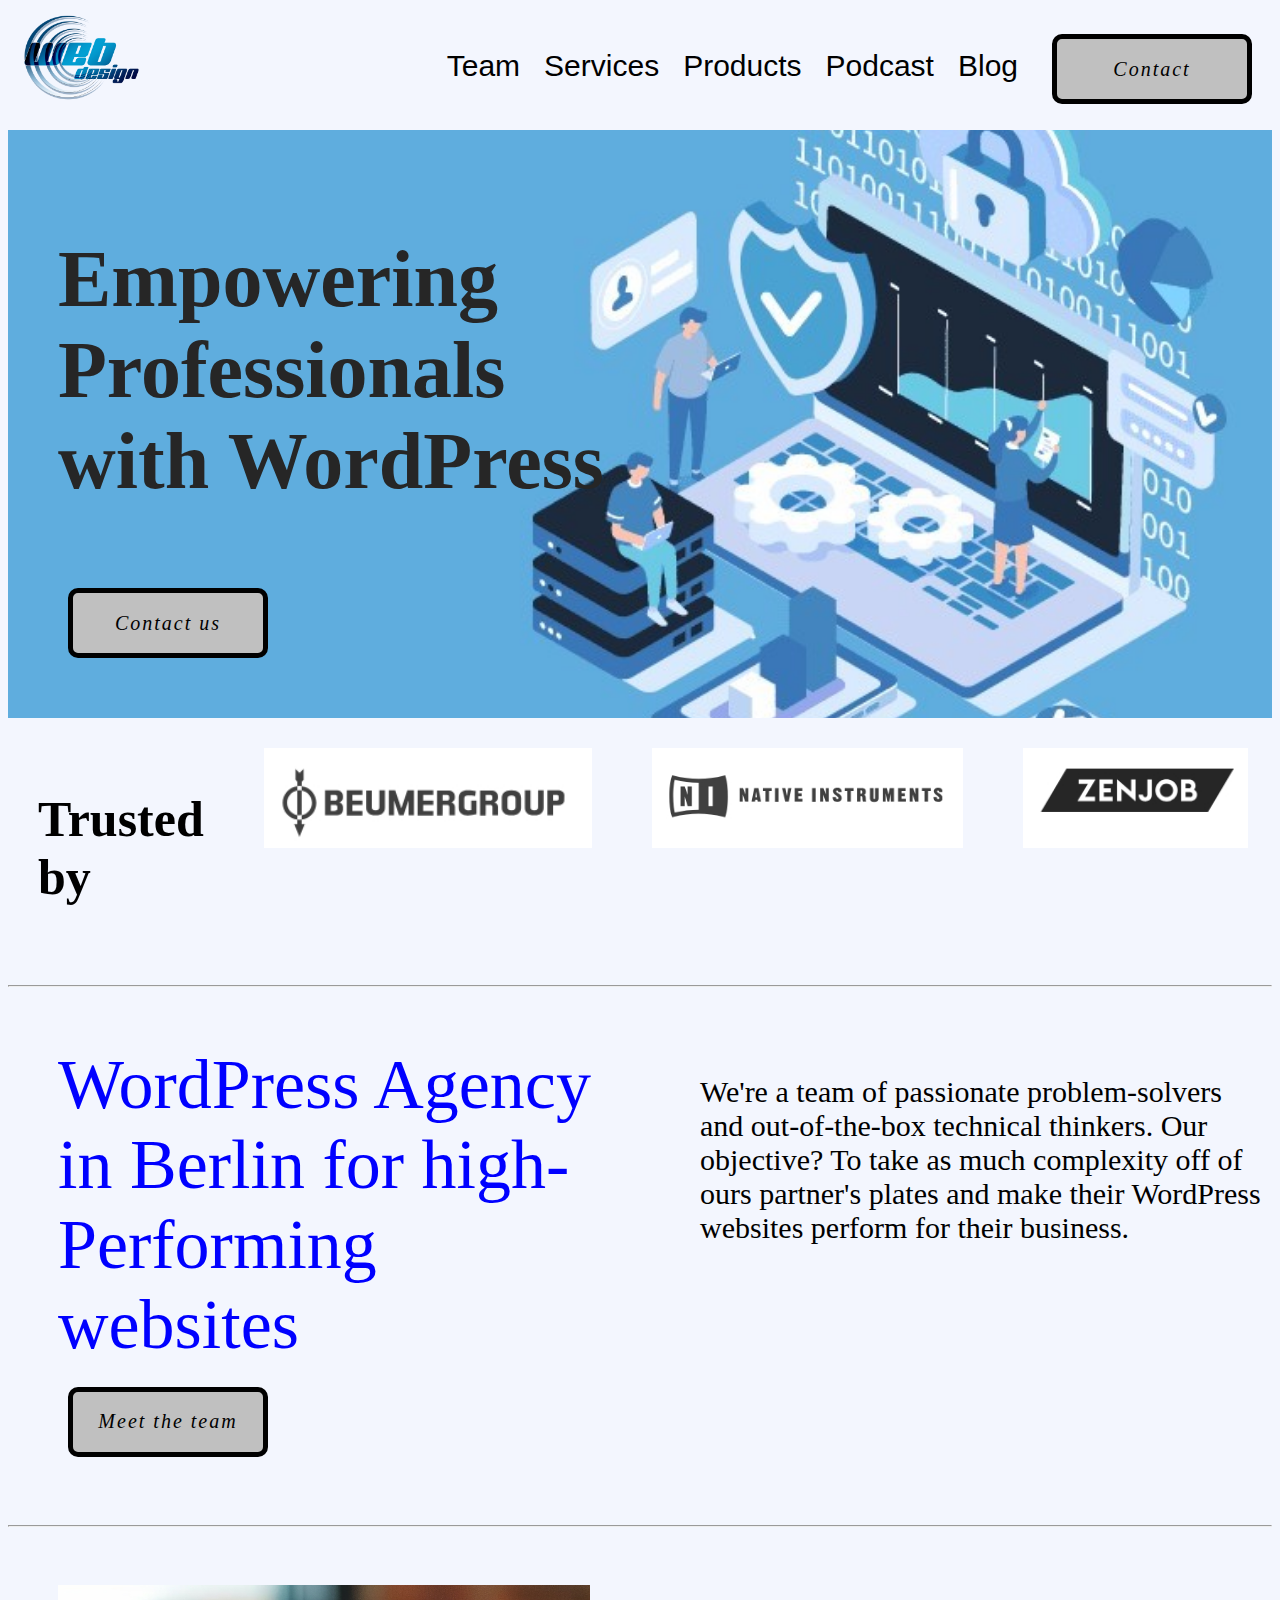
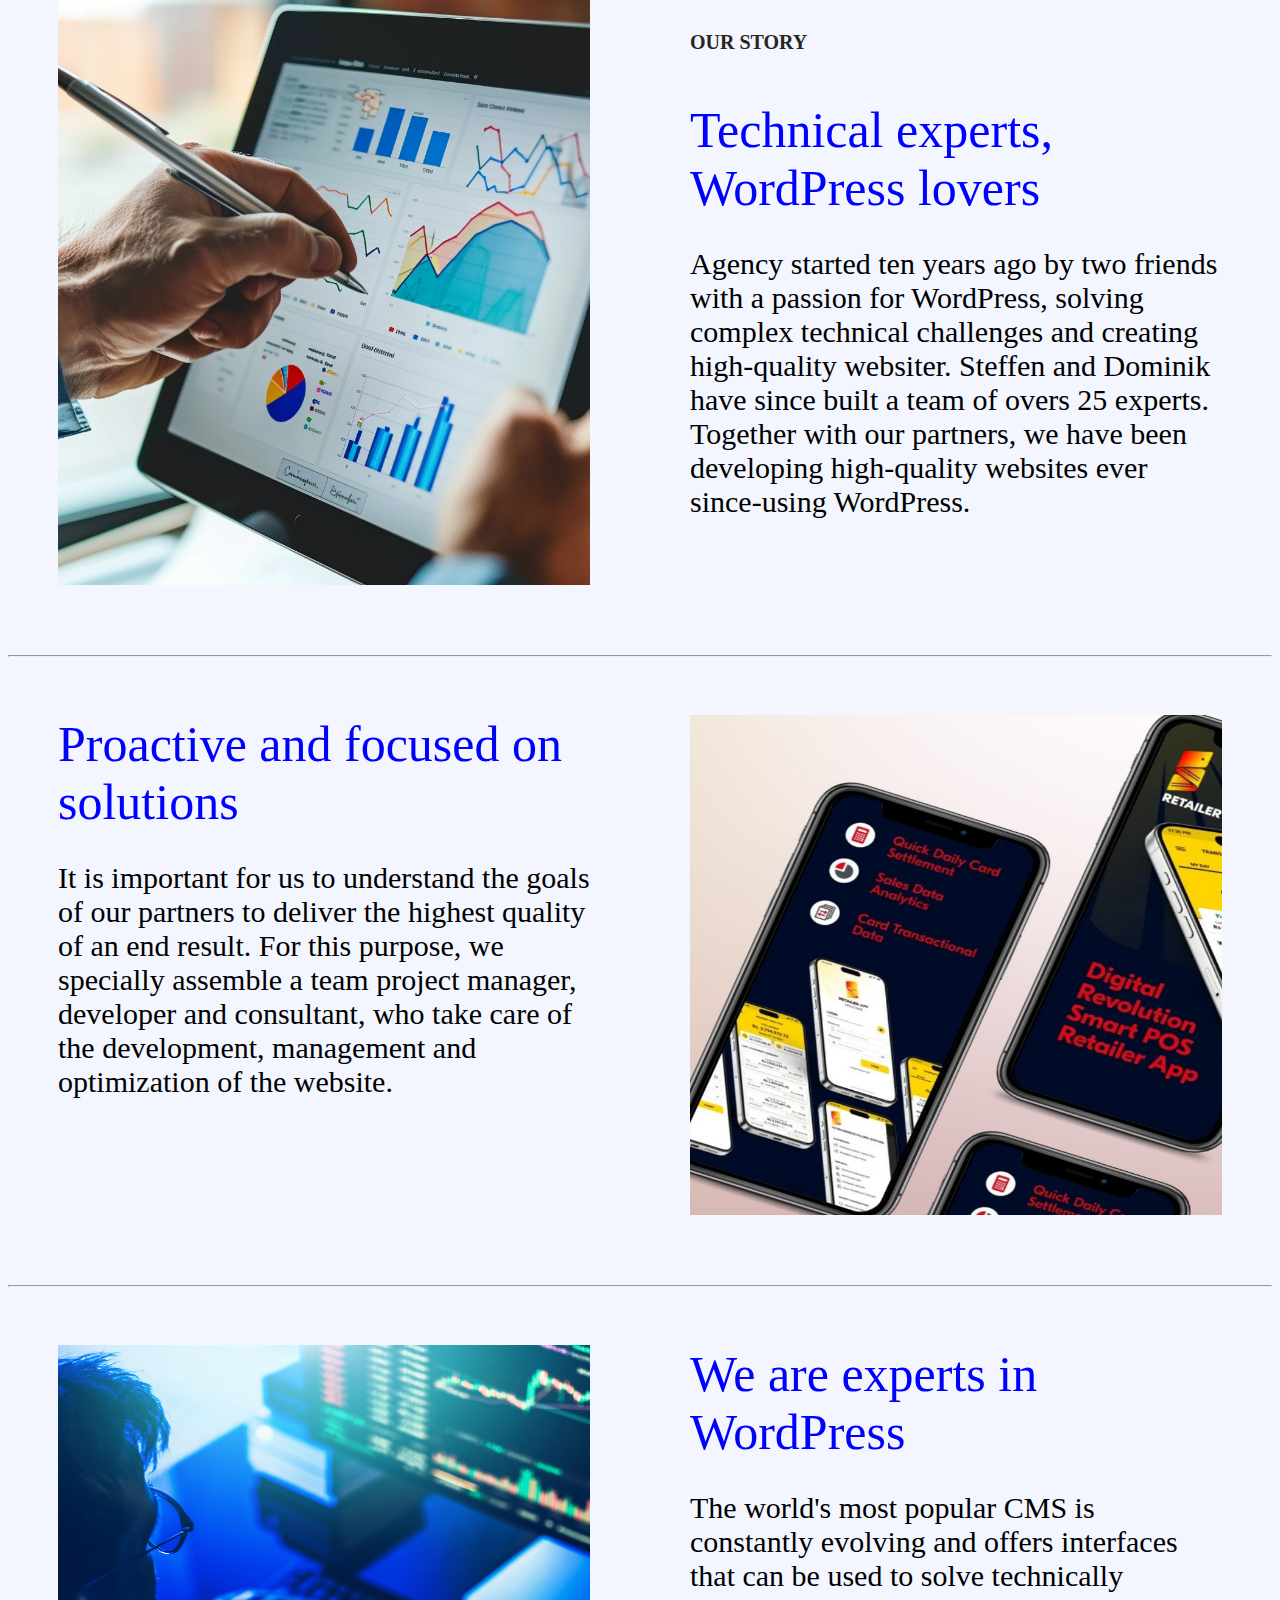
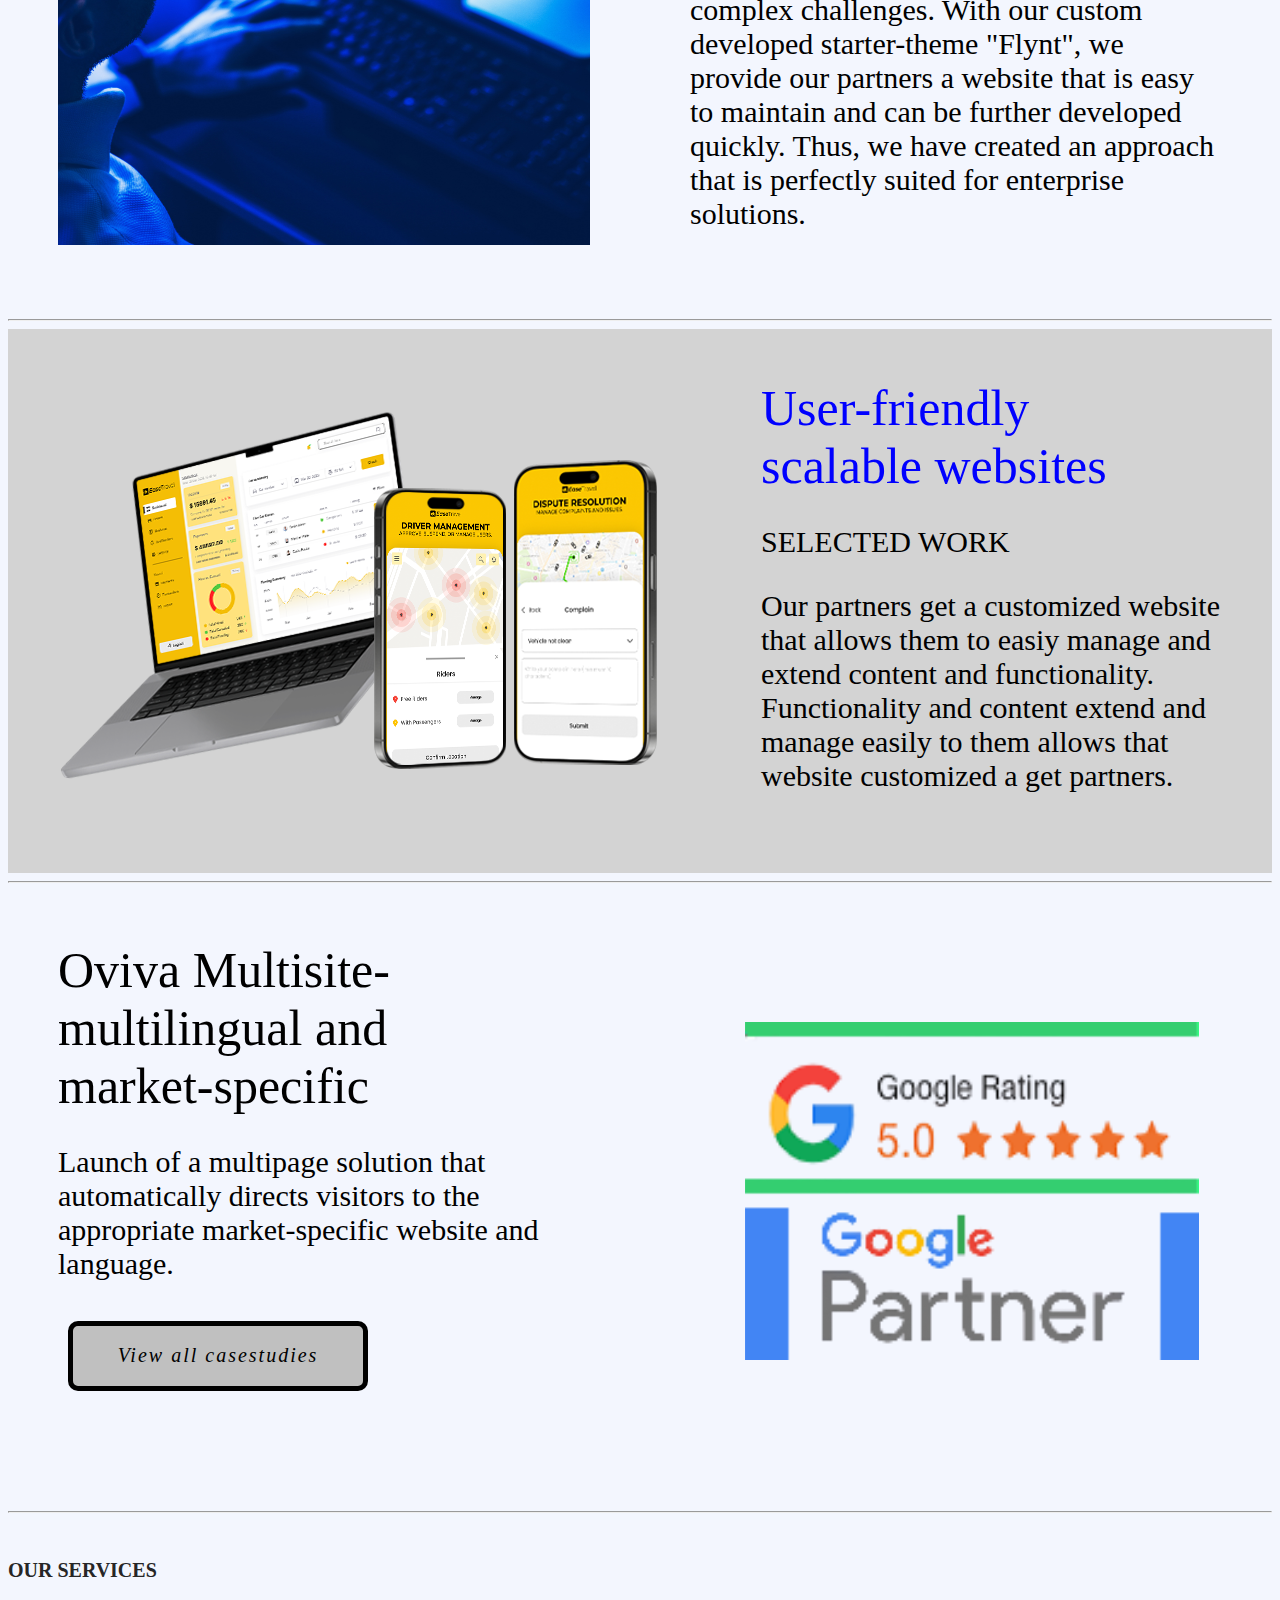
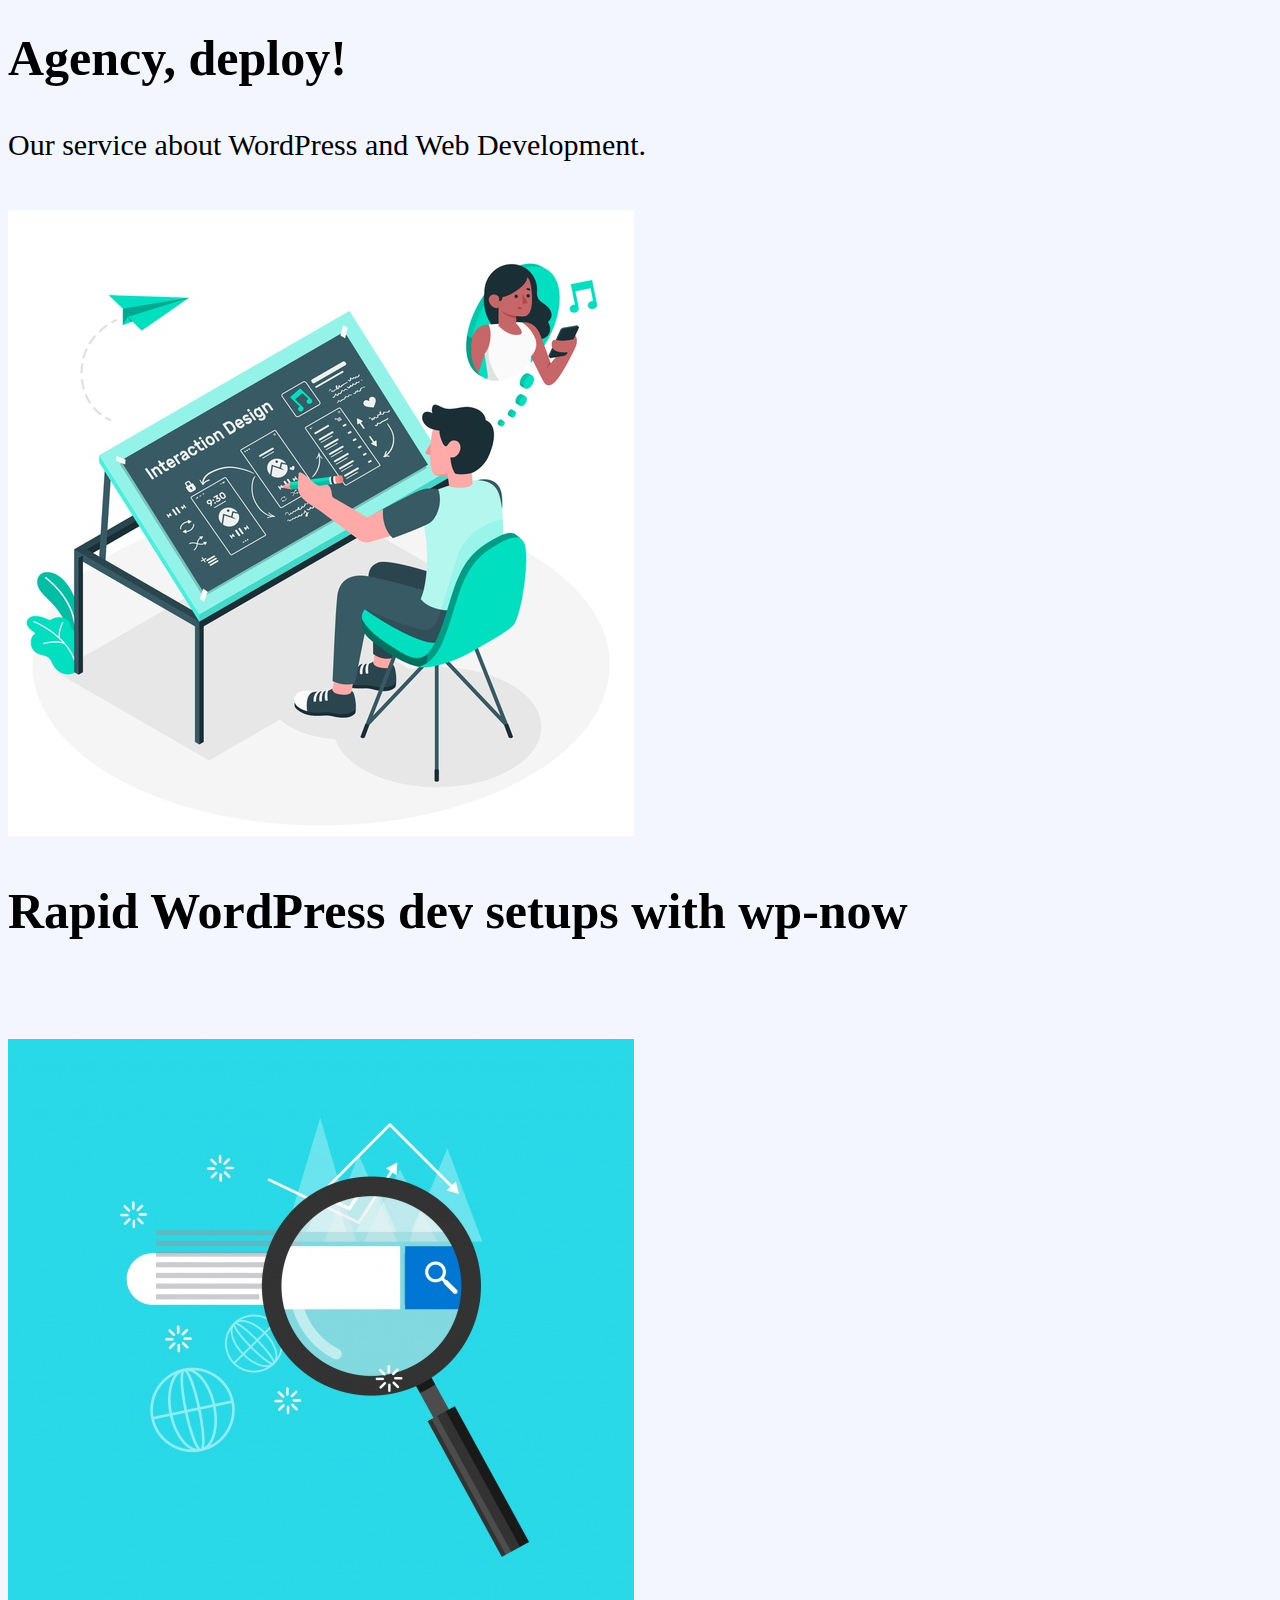
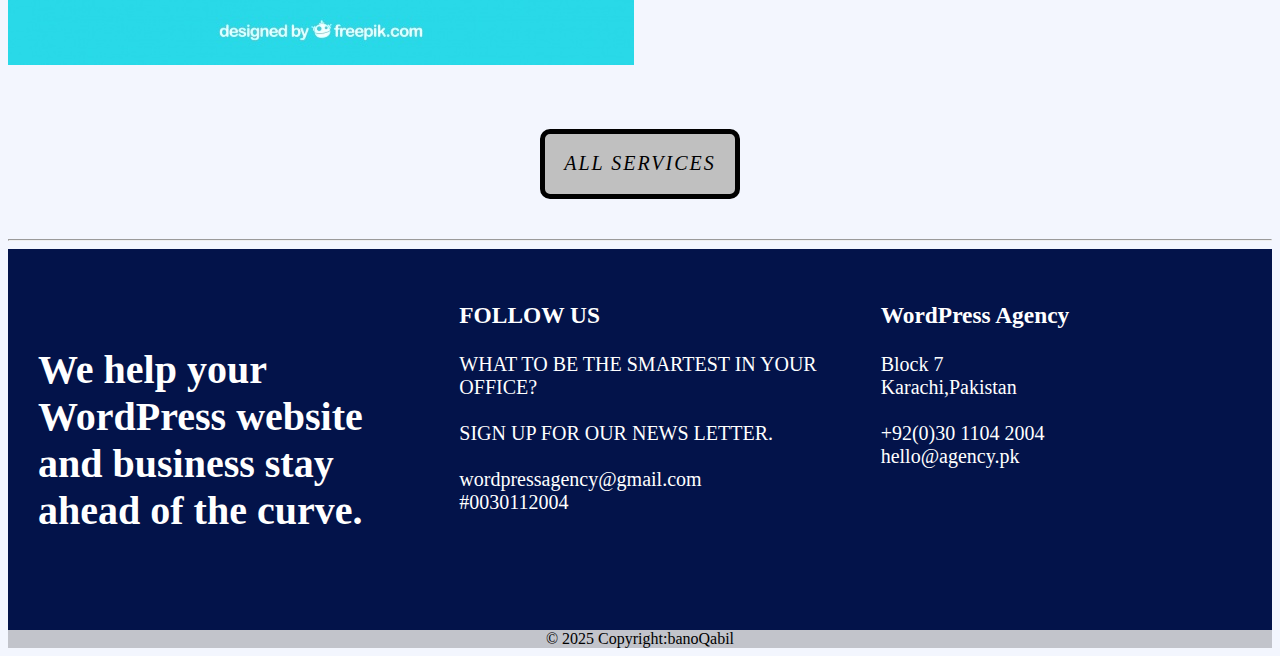
<file: index.html>
<!DOCTYPE html>
<html>
<head>
<link rel="stylesheet" href="home/style/style.css">
<title> WORD PRESS AGENCY | WEB DEVELOPMENT </title>
</head>
<body>
<div id="header">
<div class="menu">
<div class="logo"><img src=home/images/logo.png alt=logo height=100px></div>
<div class="navbar">
<ul>
<a href="home/team.html"><li>Team</a></li>
<a href="home/service.html"><li>Services</a></li>
<a href="home/product.html"><li>Products</a></li>
<a href="home/podcast.html"><li>Podcast</a></li>
<a href="home/blog.html"><li>Blog</a></li>
<li><button><a href="home/contact.html">Contact</a></button></li>
</ul></div>
</div></div>                  
<div id="section">
<h1>Empowering <br> Professionals <br> with WordPress</h1><br>
<button><a href="home/contact.html">Contact us</a></button>
</div>
<div id="herosection">
<div class="trust"><h2>Trusted by</h2></div>
<div class="trust"><img src=home/images/be.jpeg height=100px></div>
<div class="trust"><img src=home/images/na.jpeg height=100px></div>
<div class="trust"><img src=home/images/zen.jpeg height=100px></div>
<div class="trust"><img src=home/images/be.jpeg height=100px></div>
</div><hr>
<div id="box">
<div class="box1">WordPress Agency<br>in Berlin for high-<br>Performing websites<br><button><a href="home/team.html">Meet the team</a></button></div>
<div class="box2"><p>We're a team of passionate problem-solvers and out-of-the-box technical thinkers. Our objective? To take as much complexity off of ours partner's plates and make their WordPress websites perform for their business.</p></div>
</div><hr>
<div id="story">
<div class="story"><img src=home/images/graph.png width=100% height=600px;></div>
<div class="story">
<h6>OUR STORY</h6>Technical experts,<br>WordPress lovers<br><p>Agency started ten years ago by two friends with a passion for WordPress, solving complex technical challenges and creating high-quality websiter. Steffen and Dominik have since built a team of overs 25 experts. Together with our partners, we have been developing high-quality websites ever since-using WordPress.</p></div>
</div><hr>
<div id="hero">
<div class="hero">Proactive and focused on solutions<br><p>It is important for us to understand the goals of our partners to deliver the highest quality of an end result. For this purpose, we specially assemble a team project manager, developer and consultant, who take care of the development, management and optimization of the website.</p></div>
<div class="hero"><img src=home/images/mobile.png width=100% height=500px></div>
</div><hr>
<div id="herosection">
<div class="hero"><img src=home/images/keyboard.png width=100% height=500px></div>
<div class="hero">We are experts in WordPress<br><p>The world's most popular CMS is constantly evolving and offers interfaces that can be used to solve technically complex challenges. With our custom developed starter-theme "Flynt", we provide our partners a website that is easy to maintain and can be further developed quickly. Thus, we have created an approach that is perfectly suited for enterprise solutions.</p></div>
</div><hr>
<div id="main">
<div class="main1"><img src="home/images/lapmob.png"></div>
<div class="main2">User-friendly<br>scalable websites<br><p><a href="home/team.html">SELECTED WORK</a></p><p>Our partners get a customized website that allows them to easiy manage and extend content and functionality. Functionality and content extend and manage easily to them allows that website customized a get partners.</p></div>
</div><hr>
<div id="hero">
<div class="hero1">Oviva Multisite-<br>multilingual and <br>market-specific<br><p>Launch of a multipage solution that automatically directs visitors to the appropriate market-specific website and language.</p><button class="btn"><a href="home/service.html">View all casestudies</a></button></div>
<div class="hero1"><img src=home/images/google.png></div>
</div><hr>
<div id="service">
<div class="service1"><h6>OUR SERVICES</h6><h2>Agency, deploy!</h2><p>Our service about WordPress and Web Development.</p><br><img src=home/images/design.jpg></div>
<div class="service2"><h2>Rapid WordPress dev setups with wp-now<h2><br><img src=home/images/search.jpg></div>
<div class="service3"><center><button><a href="home/service.html">ALL SERVICES</a></button></center></div>
</div><hr>
<div id="footer">
<div class="foo"><h5>We help your WordPress website and business stay ahead of the curve.<h5></div>
<div class="foo"><h3>FOLLOW US</h3>WHAT TO BE THE SMARTEST IN YOUR OFFICE?<br><br>SIGN UP FOR OUR NEWS LETTER.<br><br>wordpressagency@gmail.com<br>#0030112004</div>
<div class="foo"><h3>WordPress Agency</h3>Block 7<br>Karachi,Pakistan<br><br>+92(0)30 1104 2004<br>hello@agency.pk</div>
</div>
<center><div class="text-center p-3"style="background-color: rgba(0, 0, 0, 0.2)">© 2025 Copyright:banoQabil</div></center>
</body>
</html>
</file>
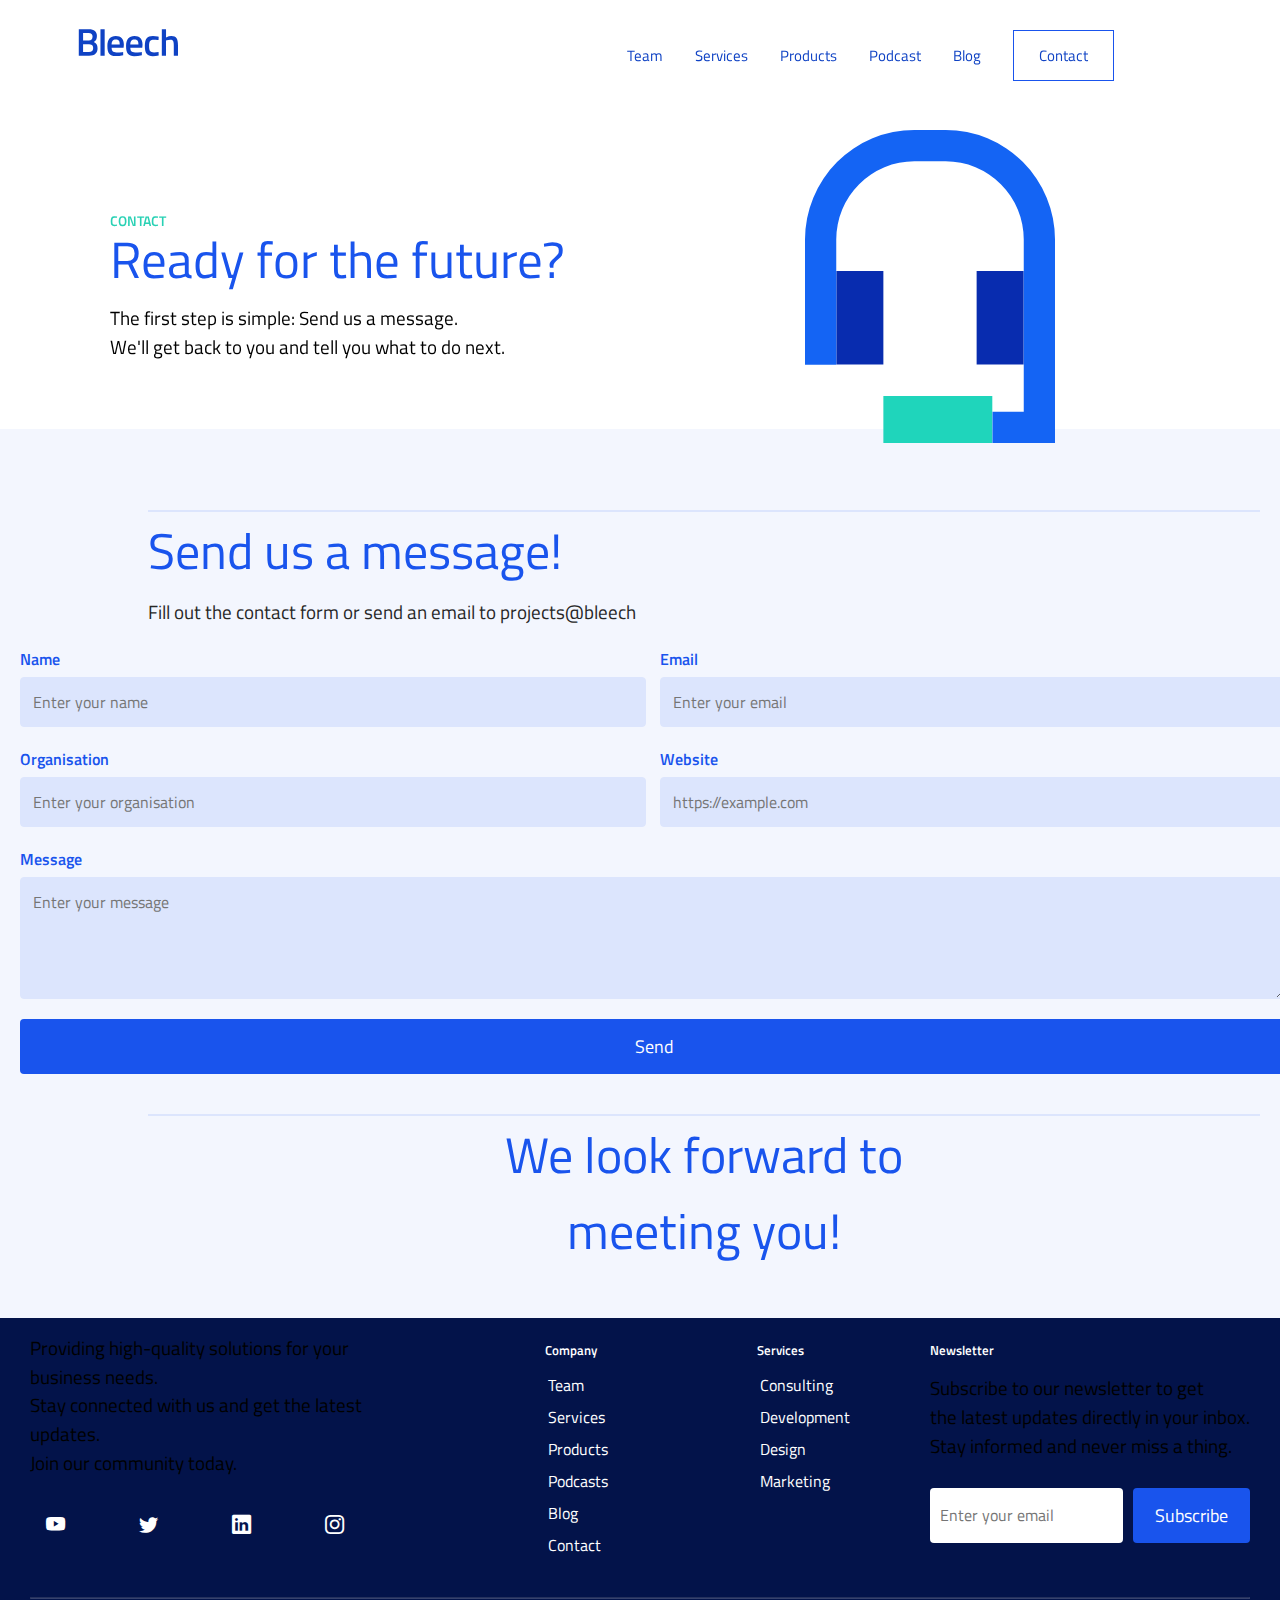
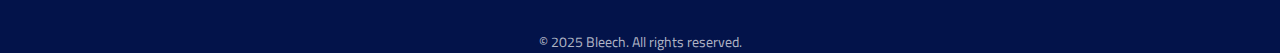
<file: home/contact.html>
<!DOCTYPE html>
<html lang="en">

<head>
    <meta charset="UTF-8" />
    <meta name="viewport" content="width=device-width, initial-scale=1.0" />
    <link rel="preconnect" href="https://fonts.googleapis.com">
    <link rel="preconnect" href="https://fonts.gstatic.com" crossorigin>
    <link
        href="https://fonts.googleapis.com/css2?family=Titillium+Web:ital,wght@0,200;0,300;0,400;0,600;0,700;0,900;1,200;1,300;1,400;1,600;1,700&display=swap"
        rel="stylesheet">
    <title>Contact - Bleech</title>
    <link href="https://cdn.jsdelivr.net/npm/bootstrap@5.3.8/dist/css/bootstrap.min.css" rel="stylesheet"
        integrity="sha384-sRIl4kxILFvY47J16cr9ZwB07vP4J8+LH7qKQnuqkuIAvNWLzeN8tE5YBujZqJLB" crossorigin="anonymous">
    <link rel="stylesheet" href="https://cdn.jsdelivr.net/npm/bootstrap-icons@1.10.5/font/bootstrap-icons.css">
    <link rel="stylesheet" href="style/contact.css" />
</head>

<body>

    <div class="pageWrapper">

        <header class="mainHeader">
            <nav class="flyComponent">
                <div class="wrapper">
                    <div class="container centerMaxWidthContainer">
                        <a class="logo" href="../index.html">
                            <svg width="100" height="30" viewBox="0 0 127 35">
                                <path
                                    d="M13.772 0H1.021L.99 33.605h13.15c7.133.006 10.699-3.163 10.699-9.506.005-3.957-1.594-6.55-4.798-7.78a7.356 7.356 0 0 0 3.016-2.846c.64-1.143.959-2.711.959-4.705 0-3.017-.849-5.233-2.545-6.647C19.775.707 17.208 0 13.772 0ZM6.463 4.717h7.012c3.335.003 5.005 1.557 5.01 4.662-.005 3.3-1.609 4.95-4.81 4.95H6.463V4.717Zm-.008 14.224h7.305a6.643 6.643 0 0 1 3.915 1.107c1.043.738 1.565 2.02 1.565 3.847.006 1.835-.44 3.128-1.34 3.877-.9.75-2.248 1.125-4.047 1.125H6.455V18.94ZM57.304 29.075l-1.375.144c-2.449.195-4.83.292-7.143.292-2.32-.002-3.904-.477-4.755-1.425-.852-.947-1.291-2.435-1.32-4.462h15.204l.343-3.818c.006-7.494-3.425-11.242-10.29-11.242-7.102-.002-10.653 4.344-10.653 13.04-.002 4.38.79 7.57 2.376 9.566 1.587 1.997 4.192 2.995 7.818 2.995a50.521 50.521 0 0 0 9.91-1.12l-.115-3.97Zm-5.46-14.652c.767.975 1.15 2.672 1.15 5.09H42.648c.034-2.336.468-4.01 1.302-5.023.834-1.012 2.168-1.518 4-1.518 1.83-.009 3.128.475 3.894 1.45ZM79.668 29.236l1.374-.148.094 3.975a50.44 50.44 0 0 1-9.905 1.12c-3.631 0-6.239-.999-7.823-2.995-1.583-1.997-2.374-5.181-2.37-9.553 0-8.697 3.55-13.043 10.65-13.04 6.87 0 10.3 3.745 10.292 11.237l-.344 3.818H66.43c.034 2.027.475 3.515 1.323 4.462.849.948 2.434 1.423 4.755 1.426a96.236 96.236 0 0 0 7.161-.302Zm-2.936-9.722c0-2.418-.383-4.115-1.15-5.09-.765-.976-2.065-1.459-3.897-1.447-1.829 0-3.16.505-3.996 1.514-.836 1.01-1.273 2.681-1.303 5.006l10.347.017Z"
                                    fill="currentColor" />
                                <path
                                    d="M101.259 9.29a32.688 32.688 0 0 0-6.13-.691c-3.628-.009-6.245.958-7.851 2.901-1.607 1.943-2.41 5.204-2.41 9.782 0 4.576.758 7.87 2.274 9.884 1.516 2.014 4.139 3.02 7.869 3.02 2.505-.093 4.999-.386 7.457-.878l-.144-4.267-5.74.39c-2.579-.008-4.275-.598-5.09-1.769-.814-1.17-1.222-3.292-1.222-6.363-.002-3.077.422-5.17 1.273-6.278.851-1.109 2.52-1.663 5.006-1.663 1.244 0 3.156.132 5.735.395l.199-4.217-1.226-.246ZM118.525 8.616c-2.062 0-4.301.602-6.719 1.807V.11h-5.345l-.022 33.563h5.345V14.448l.785-.297a14.847 14.847 0 0 1 4.709-.78c1.798 0 2.975.557 3.529 1.671.554 1.114.837 2.994.848 5.638v12.997h5.333v-13.15c0-4.242-.594-7.292-1.782-9.15-1.188-1.858-3.415-2.778-6.681-2.761ZM28.526.056h5.345v33.562h-5.345V.056Z"
                                    fill="currentColor" />
                            </svg>
                        </a>

                        <ul class="menu">
                            <li class="menu-item"><a class="menu-link" href="team.html"><span
                                        class="menu-link-text">Team</span></a></li>
                            <li class="menu-item"><a class="menu-link" href="service.html"><span
                                        class="menu-link-text">Services</span></a></li>
                            <li class="menu-item"><a class="menu-link" href="product.html"><span
                                        class="menu-link-text">Products</span></a></li>
                            <li class="menu-item"><a class="menu-link"
                                    href="podcast.html"><span
                                        class="menu-link-text">Podcast</span></a></li>
                            <li class="menu-item"><a class="menu-link" href="blog.html"><span
                                        class="menu-link-text">Blog</span></a></li>
                            <li class="menu-item"><a class="menu-link--button" href="contact.html"><span
                                        class="menu-link-text">Contact</span></a>
                            </li>
                        </ul>
                    </div>
                </div>
            </nav>
        </header>

        <main id="mainContent" class="mainContent">
            <article class="page-layout">
                <div class="flyComponent">
                    <div class="container centerMaxWidthContainer">
                        <div class="box box--imageLeft">
                            <div class="box-inner box-inner--image">

                            </div>
                            <div class="box-inner box-inner--content">
                                <div class="content-text">
                                    <p class="subline"><span class="textBrand">Contact</span></p>
                                    <h1>Ready for the future?</h1>
                                    <p>The first step is simple: Send us a message.
                                        <br> We'll get back to you and tell you what to do next.
                                    </p>
                                </div>

                                <div class="content-image">
                                    <img src="images/contact-img.svg" alt="Image">
                                </div>
                            </div>
                        </div>
                    </div>

                    <div class="newsletter-form input-row">
                        <h2>Send us a message!</h2>
                        <p>Fill out the contact form or send an email to projects@bleech</p>

                        <form action="#">
                            <div class="form-row">
                                <div class="form-group">
                                    <label for="name">Name</label>
                                    <input type="text" id="name" name="name" placeholder="Enter your name">
                                </div>

                                <div class="form-group">
                                    <label for="email">Email</label>
                                    <input type="email" id="email" name="email" placeholder="Enter your email">
                                </div>
                            </div>

                            <div class="form-row">
                                <div class="form-group">
                                    <label for="organisation">Organisation</label>
                                    <input type="text" id="organisation" name="organisation"
                                        placeholder="Enter your organisation">
                                </div>

                                <div class="form-group">
                                    <label for="website">Website</label>
                                    <input type="url" id="website" name="website" placeholder="https://example.com">
                                </div>
                            </div>

                            <div class="form-row">
                                <div class="form-group full-width">
                                    <label for="message">Message</label>
                                    <textarea id="message" name="message" rows="4"
                                        placeholder="Enter your message"></textarea>
                                </div>
                            </div>

                            <button type="submit">Send</button>
                        </form>


                        <div class="after-form-text">
                            <h2>We look forward to <br>meeting you!</h2>
                        </div>
                    </div>

                </div>
            </article>
        </main>
    </div>

    <!-- Footer -->
    <footer class="footer-main text-light pt-5 pb-4">
        <div class="footer-container">
            <div class="footer-row">
                <!-- Left Column -->
                <div class="footer-col footer-logo-col">
                    <a href="https://bleech.de/en/">
                    </a>
                    <p class="footer-desc">
                        Providing high-quality solutions for your business needs.<br>
                        Stay connected with us and get the latest updates.<br>
                        Join our community today.
                    </p>
                    <div class="footer-social">
                        <a href="#"><i class="bi bi-youtube"></i></a>
                        <a href="#"><i class="bi bi-twitter"></i></a>
                        <a href="#"><i class="bi bi-linkedin"></i></a>
                        <a href="#"><i class="bi bi-instagram"></i></a>
                    </div>
                </div>

                <!-- Right Columns -->
                <div class="footer-right-cols">
                    <!-- Company -->
                    <div class="footer-col">
                        <h5 class="footer-heading">Company</h5>
                        <ul class="footer-list">
                            <li><a href="team.html">Team</a></li>
                            <li><a href="service.html">Services</a></li>
                            <li><a href="products.html">Products</a></li>
                            <li><a href="podcast.html">Podcasts</a></li>
                            <li><a href="blog.html">Blog</a></li>
                            <li><a href="contact.html">Contact</a></li>
                        </ul>
                    </div>

                    <!-- Services -->
                    <div class="footer-col">
                        <h5 class="footer-heading">Services</h5>
                        <ul class="footer-list">
                            <li><a href="#">Consulting</a></li>
                            <li><a href="#">Development</a></li>
                            <li><a href="#">Design</a></li>
                            <li><a href="#">Marketing</a></li>
                        </ul>
                    </div>

                    <!-- Newsletter -->
                    <div class="footer-col footer-newsletter">
                        <h5 class="footer-heading">Newsletter</h5>
                        <p class="footer-newsletter-text">
                            Subscribe to our newsletter to get<br>
                            the latest updates directly in your inbox.<br>
                            Stay informed and never miss a thing.
                        </p>
                        <form class="footer-newsletter-form">
                            <input type="email" placeholder="Enter your email">
                            <button type="submit">Subscribe</button>
                        </form>
                    </div>
                </div>
            </div>

            <hr>

            <div class="footer-bottom text-center">
                &copy; 2025 Bleech. All rights reserved.
            </div>
        </div>
    </footer>

</body>

</html>
</file>
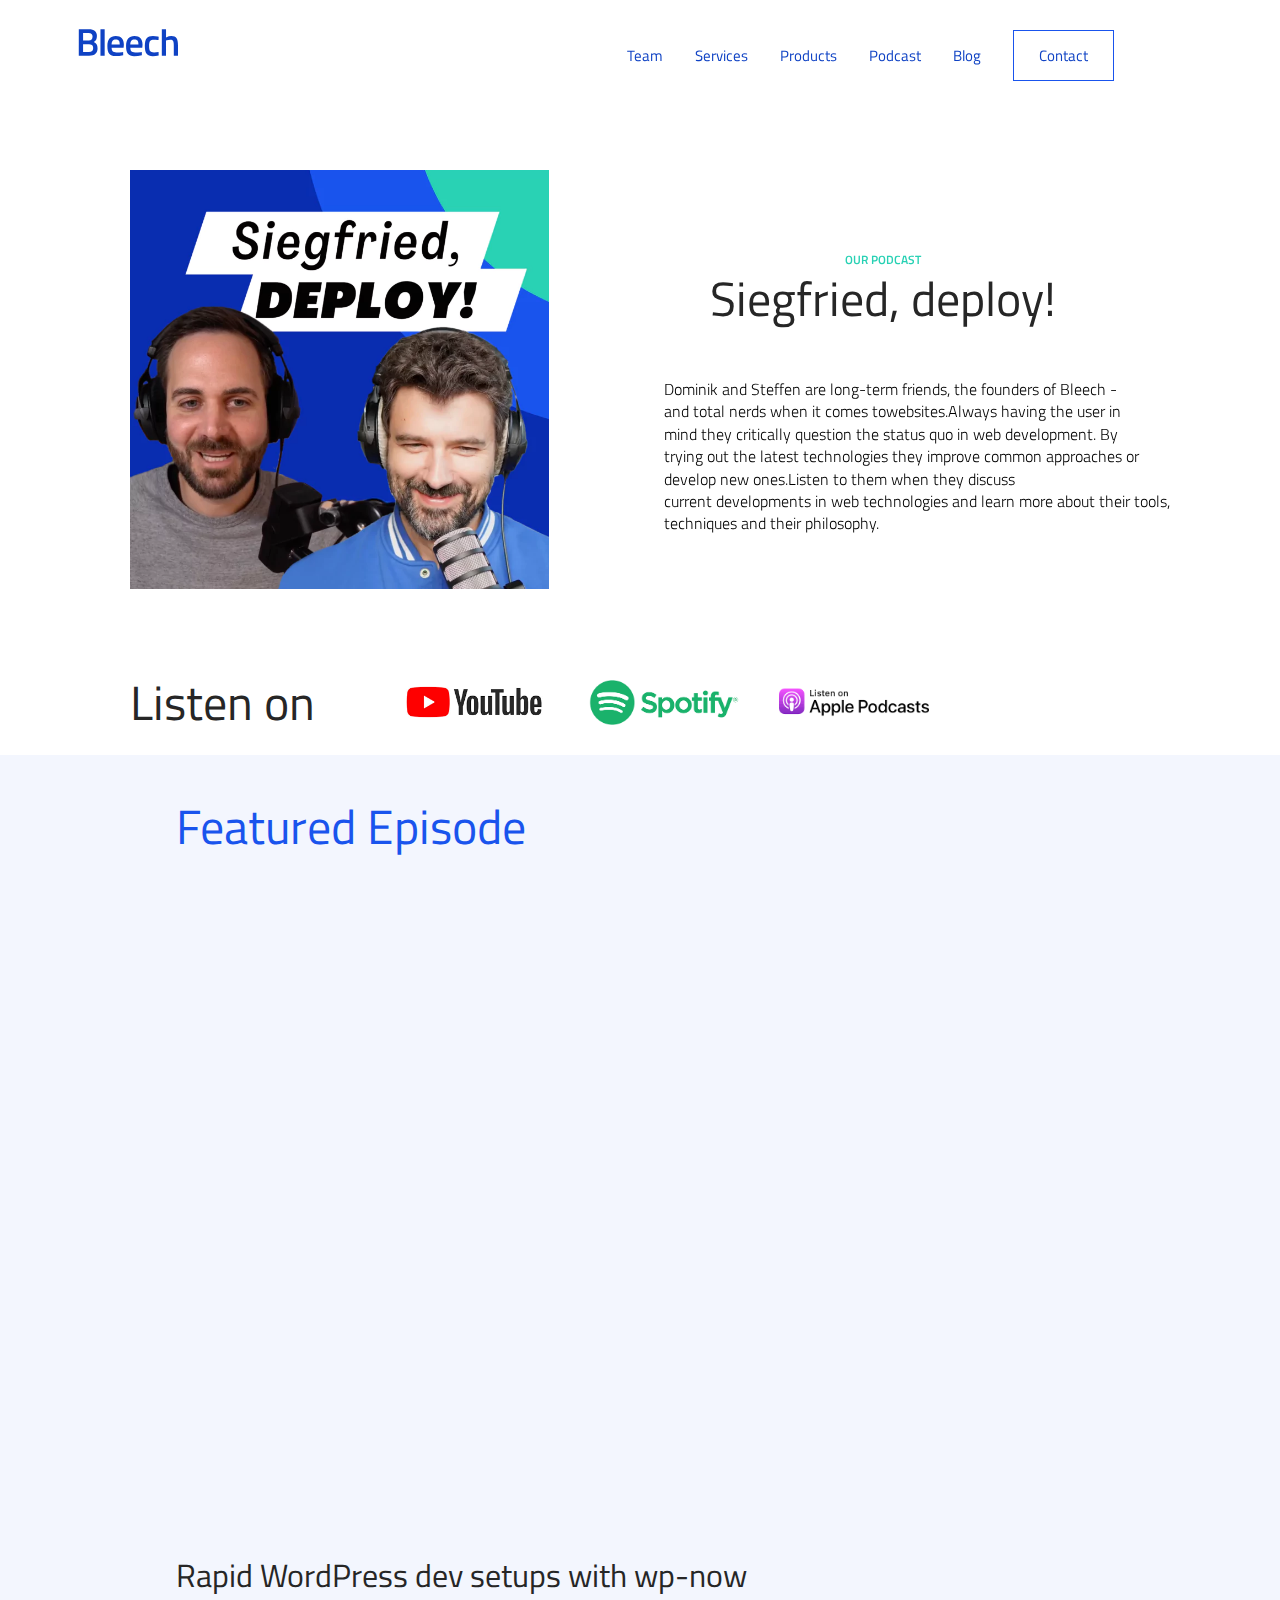
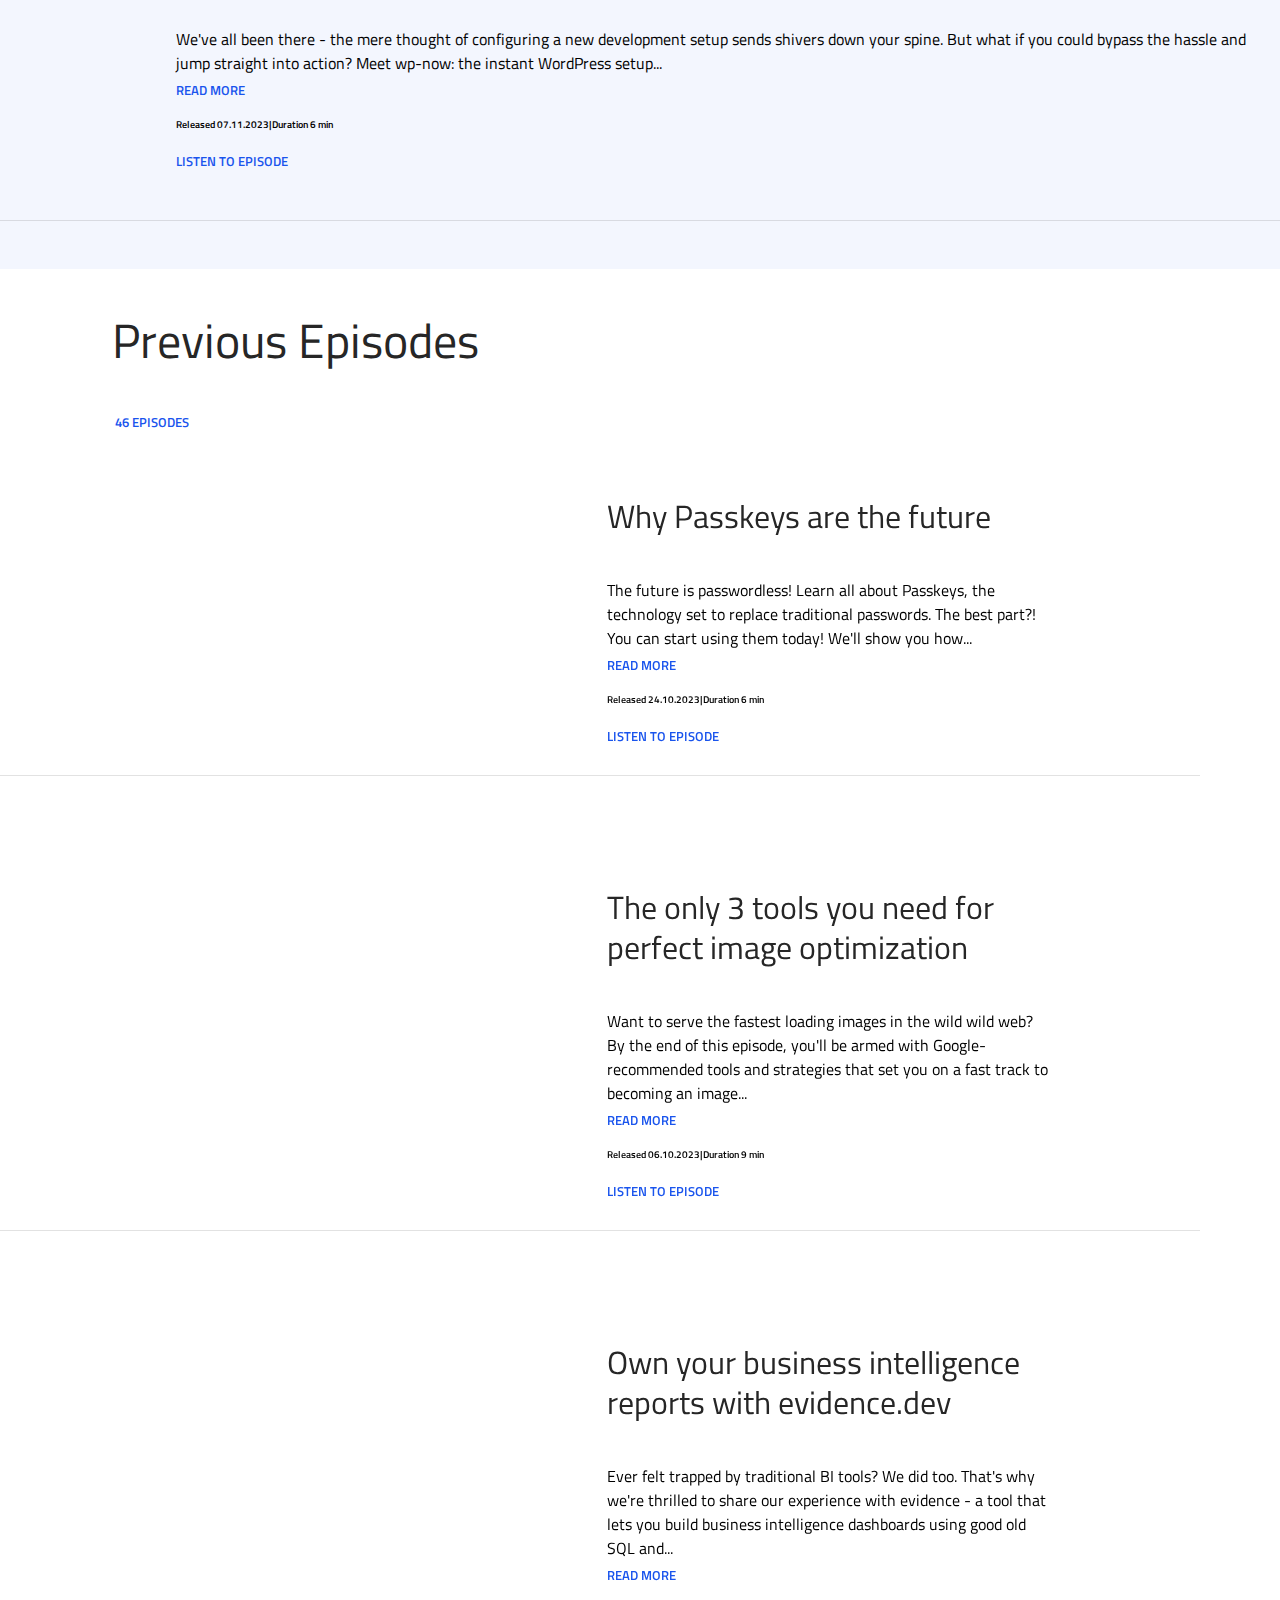
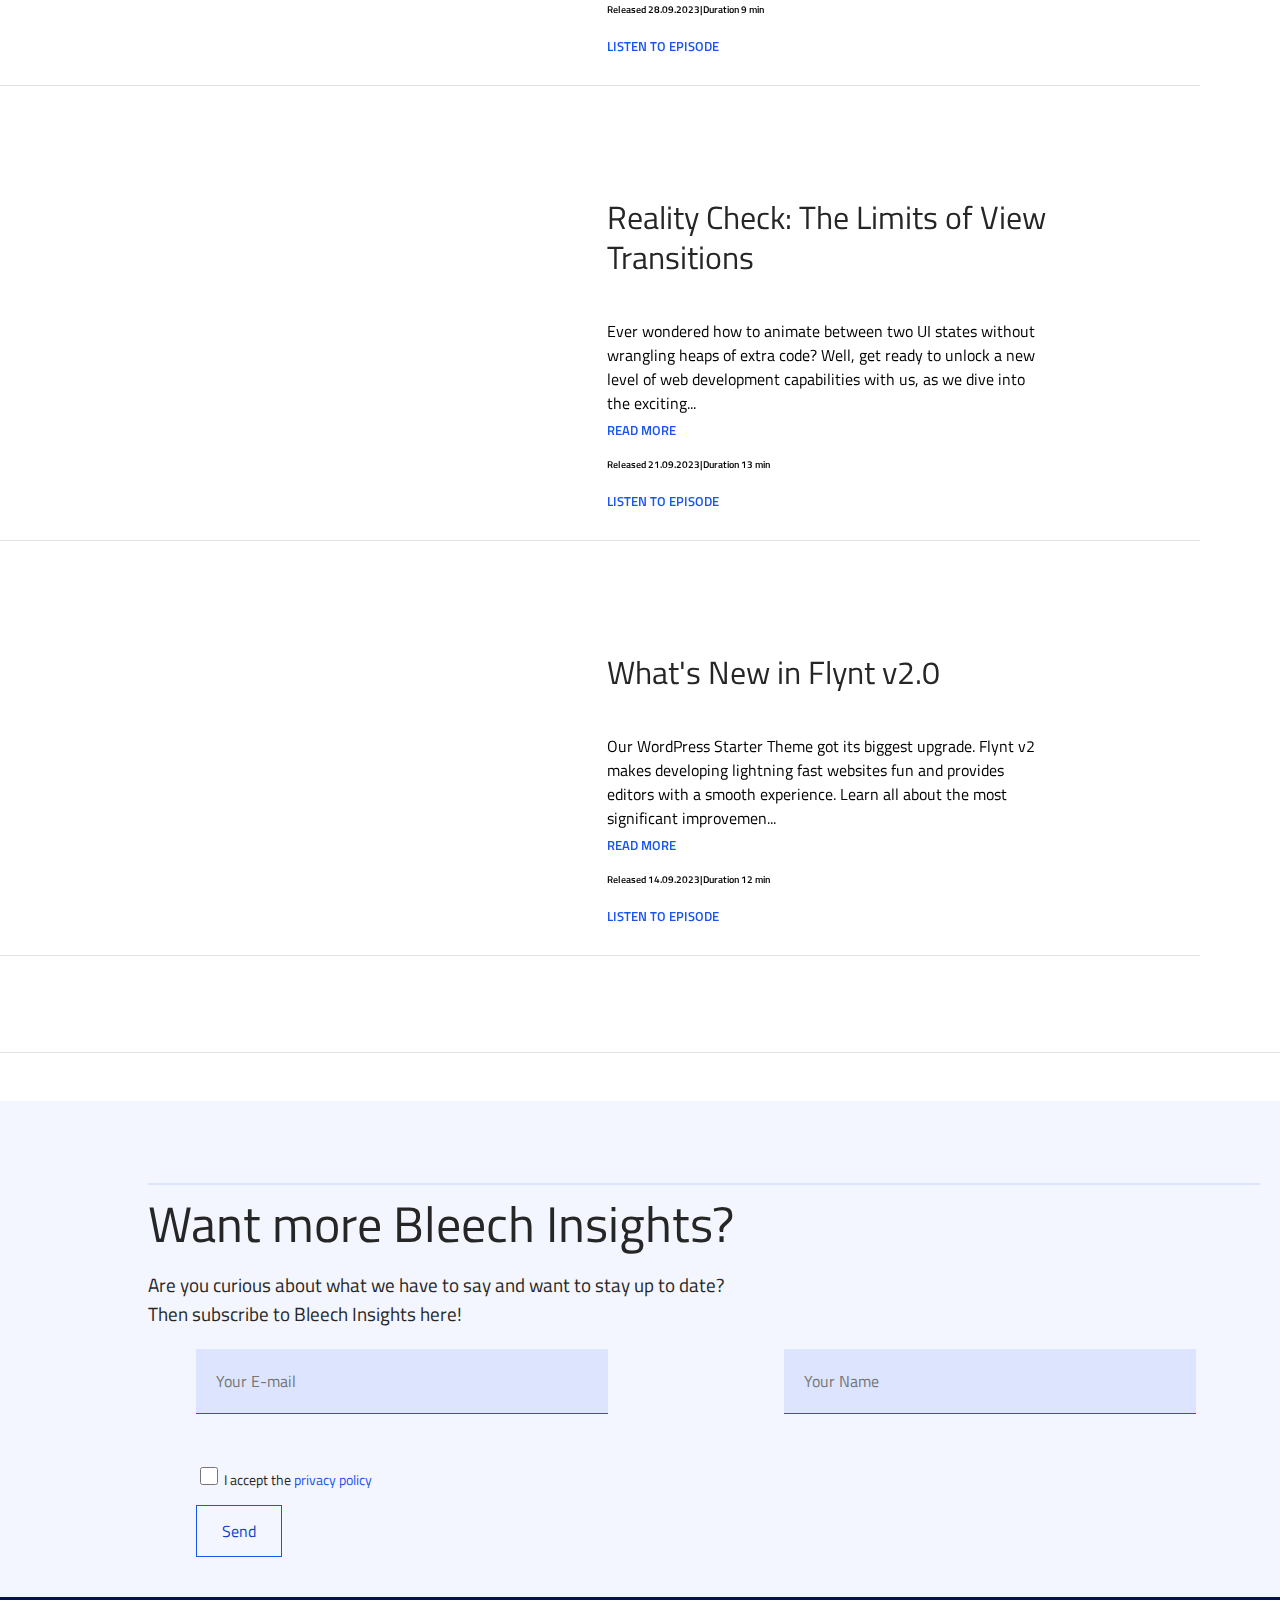
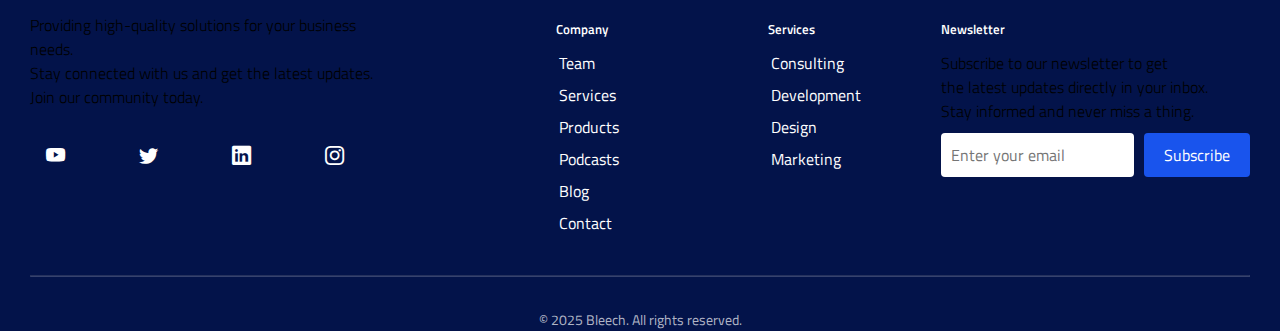
<file: home/podcast.html>
<!DOCTYPE html>
<html lang="en">

<head>
  <meta charset="UTF-8" />
  <meta name="viewport" content="width=device-width, initial-scale=1.0" />
  <link rel="preconnect" href="https://fonts.googleapis.com">
  <link rel="preconnect" href="https://fonts.gstatic.com" crossorigin>
  <link
    href="https://fonts.googleapis.com/css2?family=Titillium+Web:ital,wght@0,200;0,300;0,400;0,600;0,700;0,900;1,200;1,300;1,400;1,600;1,700&display=swap"
    rel="stylesheet">
  <title>Podcast: Siegfried, deploy! - Bleech</title>
  <link href="https://cdn.jsdelivr.net/npm/bootstrap@5.3.8/dist/css/bootstrap.min.css" rel="stylesheet"
    integrity="sha384-sRIl4kxILFvY47J16cr9ZwB07vP4J8+LH7qKQnuqkuIAvNWLzeN8tE5YBujZqJLB" crossorigin="anonymous">
  <link rel="stylesheet" href="https://cdn.jsdelivr.net/npm/bootstrap-icons@1.10.5/font/bootstrap-icons.css">
  <link rel="stylesheet" href="style/podcast.css" />
</head>

<body>
 <div class="pageWrapper">

        <header class="mainHeader">
            <nav class="flyComponent">
                <div class="wrapper">
                    <div class="container centerMaxWidthContainer">
                        <a class="logo" href="https://bleech.de/en/">
                            <svg width="100" height="30" viewBox="0 0 127 35">
                                <path
                                    d="M13.772 0H1.021L.99 33.605h13.15c7.133.006 10.699-3.163 10.699-9.506.005-3.957-1.594-6.55-4.798-7.78a7.356 7.356 0 0 0 3.016-2.846c.64-1.143.959-2.711.959-4.705 0-3.017-.849-5.233-2.545-6.647C19.775.707 17.208 0 13.772 0ZM6.463 4.717h7.012c3.335.003 5.005 1.557 5.01 4.662-.005 3.3-1.609 4.95-4.81 4.95H6.463V4.717Zm-.008 14.224h7.305a6.643 6.643 0 0 1 3.915 1.107c1.043.738 1.565 2.02 1.565 3.847.006 1.835-.44 3.128-1.34 3.877-.9.75-2.248 1.125-4.047 1.125H6.455V18.94ZM57.304 29.075l-1.375.144c-2.449.195-4.83.292-7.143.292-2.32-.002-3.904-.477-4.755-1.425-.852-.947-1.291-2.435-1.32-4.462h15.204l.343-3.818c.006-7.494-3.425-11.242-10.29-11.242-7.102-.002-10.653 4.344-10.653 13.04-.002 4.38.79 7.57 2.376 9.566 1.587 1.997 4.192 2.995 7.818 2.995a50.521 50.521 0 0 0 9.91-1.12l-.115-3.97Zm-5.46-14.652c.767.975 1.15 2.672 1.15 5.09H42.648c.034-2.336.468-4.01 1.302-5.023.834-1.012 2.168-1.518 4-1.518 1.83-.009 3.128.475 3.894 1.45ZM79.668 29.236l1.374-.148.094 3.975a50.44 50.44 0 0 1-9.905 1.12c-3.631 0-6.239-.999-7.823-2.995-1.583-1.997-2.374-5.181-2.37-9.553 0-8.697 3.55-13.043 10.65-13.04 6.87 0 10.3 3.745 10.292 11.237l-.344 3.818H66.43c.034 2.027.475 3.515 1.323 4.462.849.948 2.434 1.423 4.755 1.426a96.236 96.236 0 0 0 7.161-.302Zm-2.936-9.722c0-2.418-.383-4.115-1.15-5.09-.765-.976-2.065-1.459-3.897-1.447-1.829 0-3.16.505-3.996 1.514-.836 1.01-1.273 2.681-1.303 5.006l10.347.017Z"
                                    fill="currentColor" />
                                <path
                                    d="M101.259 9.29a32.688 32.688 0 0 0-6.13-.691c-3.628-.009-6.245.958-7.851 2.901-1.607 1.943-2.41 5.204-2.41 9.782 0 4.576.758 7.87 2.274 9.884 1.516 2.014 4.139 3.02 7.869 3.02 2.505-.093 4.999-.386 7.457-.878l-.144-4.267-5.74.39c-2.579-.008-4.275-.598-5.09-1.769-.814-1.17-1.222-3.292-1.222-6.363-.002-3.077.422-5.17 1.273-6.278.851-1.109 2.52-1.663 5.006-1.663 1.244 0 3.156.132 5.735.395l.199-4.217-1.226-.246ZM118.525 8.616c-2.062 0-4.301.602-6.719 1.807V.11h-5.345l-.022 33.563h5.345V14.448l.785-.297a14.847 14.847 0 0 1 4.709-.78c1.798 0 2.975.557 3.529 1.671.554 1.114.837 2.994.848 5.638v12.997h5.333v-13.15c0-4.242-.594-7.292-1.782-9.15-1.188-1.858-3.415-2.778-6.681-2.761ZM28.526.056h5.345v33.562h-5.345V.056Z"
                                    fill="currentColor" />
                            </svg>
                        </a>

                        <ul class="menu">
                            <li class="menu-item"><a class="menu-link" href="team.html"><span
                                        class="menu-link-text">Team</span></a></li>
                            <li class="menu-item"><a class="menu-link" href="service.html"><span
                                        class="menu-link-text">Services</span></a></li>
                            <li class="menu-item"><a class="menu-link" href="product.html"><span
                                        class="menu-link-text">Products</span></a></li>
                            <li class="menu-item"><a class="menu-link" href="podcast.html"><span
                                        class="menu-link-text">Podcast</span></a></li>
                            <li class="menu-item"><a class="menu-link" href="blog.html"><span
                                        class="menu-link-text">Blog</span></a></li>
                            <li class="menu-item"><a class="menu-link--button" href="contact.html"><span
                                        class="menu-link-text">Contact</span></a>
                            </li>
                        </ul>
                    </div>
                </div>
            </nav>
        </header>


    <main id="mainContent" class="mainContent">
      <article class="page-layout">

        <div class="flyComponent">
          <div class="container centerMaxWidthContainer">
            <div class="box box--imageLeft">
              <div class="box-inner box-inner--image">
                <img src="images/seigfried.webp" alt="Siegfried Podcast Image" width="480" height="480">
              </div>
              <div class="box-inner box-inner--content">
                <p class="subline"><span class="textBrand">Our Podcast</span></p>
                <h1 class="seigfried">Siegfried, deploy!</h1>
                <pre><p>
                  Dominik and Steffen are long-term friends, the founders of Bleech - 
                  and total nerds when it comes towebsites.Always having the user in 
                  mind they critically question the status quo in web development. By 
                  trying out the latest technologies they improve common approaches or 
                  develop new ones.Listen to them when they discuss 
                  current developments in web technologies and learn more about their tools, 
                  techniques and their philosophy.
                </p><pre>
              </div>
            </div>
          </div>
        </div>

        <div class="flyComponent componentSpacing">
          <div class="container-rightEdge centerMaxWidthContainer">
            <div class="wrapper">
              <div class="listen-row">
                <h2>Listen on</h2>
                <div class="slider">
                  <div class="slider-item">
                    <img src="images/youtube.png" alt="YouTube">
                    <a href="https://www.youtube.com/@siegfried-deploy" target="_blank" class="slider-logo-link"></a>
                  </div>
                  <div class="slider-item">
                    <img src="images/spotify.png" alt="Spotify">
                    <a href="https://open.spotify.com/show/08cy3kHHsnysXSyFdLRf0i" target="_blank"
                      class="slider-logo-link"></a>
                  </div>
                  <div class="slider-item">
                    <img src="images/applepodcast.png" alt="Apple Podcast">
                    <a href="https://podcasts.apple.com/us/podcast/siegfried-deploy/id1656260366" target="_blank"
                      class="slider-logo-link"></a>
                  </div>
                </div>
              </div>
            </div>
          </div>
        </div>

        <div class="flyComponent">
          <div class="componentSpacing themeLight">
            <div class="centerMaxWidthContainer">
              <div class="preContent">
                <h2><span class="textAccent">Featured Episode</span></h2>
              </div>

              <div class="podcast podcast--featured">
                <div class="podcast-media">
                  <div class="flyComponent">
                    <div class="container container-withBlock">
                      <div class="video-withBlock">
                        <div class="full-width-video-wrapper">
                          <div class="full-width-video">
                            <iframe src="https://www.youtube.com/embed/nXxnA59nCio" title="YouTube video player"
                              frameborder="0"
                              allow="accelerometer; autoplay; clipboard-write; encrypted-media; gyroscope; picture-in-picture"
                              allowfullscreen></iframe>
                          </div>
                        </div>
                      </div>
                    </div>
                  </div>
                </div>

                <div class="podcast-content">
                  <h3 class="podcast-title">Rapid WordPress dev setups with wp-now</h3>
                  <div class="podcast-desc">
                    <p>We've all been there - the mere thought of configuring a new development setup sends shivers down
                      your spine. But what if you could bypass the hassle and jump straight into action? Meet wp-now:
                      the instant WordPress setup...</p>
                  </div>
                  <div class="read"><a>Read more</a></div>
                  <div class="podcast-meta">
                    <time class="podcast-meta-date">Released 07.11.2023</time>
                    <div class="podcast-meta-divider">|</div>
                    <div class="podcast-meta-duration">Duration <span class="podcast-duration-value">6 min</span></div>
                  </div>
                  <div class="podcast-footer"><a>Listen To Episode</a></div>
                </div>
              </div>
            </div>
          </div>
        </div>

        <div class="podcast">
          <div class="componentSpacing">
            <div class="centerMaxWidthContainer">
              <div class="preContent">
                <div class="preContent-column">
                  <h2 class="previous">Previous Episodes</h2>
                </div>
              </div>
              <p class="subline textAccent episodes-number">46 Episodes</p>

              <ul class="listPodcasts">
                <li class="podcast">
                  <div class="podcast-media">
                    <div class="flyntComponent">
                      <div class="container container-small">
                        <div class="video video-green video-small">
                          <div class="iframe">
                            <iframe width="420" height="236"
                              src="https://www.youtube.com/embed/aaPvZq2KyTE?si=0vLvPneGBEM6fFJu"
                              title="YouTube video player" frameborder="0"
                              allow="accelerometer; autoplay; clipboard-write; encrypted-media; gyroscope; picture-in-picture; web-share"
                              referrerpolicy="strict-origin-when-cross-origin" allowfullscreen></iframe>
                          </div>
                        </div>

                        <div class="podcast-content head">
                          <h4>Why Passkeys are the future</h4>
                          <div class="podcast-desc para">
                            <p>The future is passwordless! Learn all about Passkeys, the technology set to replace
                              traditional passwords. The best part?! You can start using them today! We'll show you
                              how...</p>
                          </div>
                          <div class="read read-more"><a>Read more</a></div>
                          <div class="podcast-meta released">
                            <time class="podcast-meta-date">Released 24.10.2023</time>
                            <div class="podcast-meta-divider">|</div>
                            <div class="podcast-meta-duration">Duration <span class="podcast-duration-value">6
                                min</span></div>
                          </div>
                          <div class="podcast-footer footer"><a>Listen To Episode</a></div>
                        </div>
                      </div>
                    </div>
                  </div>
                </li>

                <li class="podcast">
                  <div class="podcast-media">
                    <div class="flyntComponent">
                      <div class="container container-small">
                        <div class="video video-green video-small">
                          <div class="iframe">
                            <iframe width="420" height="236"
                              src="https://www.youtube.com/embed/akA1OiMk_q8?si=cHPYHJWVireEf3LM"
                              title="YouTube video player" frameborder="0"
                              allow="accelerometer; autoplay; clipboard-write; encrypted-media; gyroscope; picture-in-picture; web-share"
                              referrerpolicy="strict-origin-when-cross-origin" allowfullscreen></iframe>
                          </div>
                        </div>

                        <div class="podcast-content head">
                          <h4>The only 3 tools you need for perfect image optimization</h4>
                          <div class="podcast-desc para">
                            <p>Want to serve the fastest loading images in the wild wild web? By the end of this
                              episode, you'll be armed with Google-recommended tools and strategies that set you on a
                              fast track to becoming an image...</p>
                          </div>
                          <div class="read read-more"><a>Read more</a></div>
                          <div class="podcast-meta released">
                            <time class="podcast-meta-date">Released 06.10.2023</time>
                            <div class="podcast-meta-divider">|</div>
                            <div class="podcast-meta-duration">Duration <span class="podcast-duration-value">9
                                min</span></div>
                          </div>
                          <div class="podcast-footer footer"><a>Listen To Episode</a></div>
                        </div>
                      </div>
                    </div>
                  </div>
                </li>

                <li class="podcast">
                  <div class="podcast-media">
                    <div class="flyntComponent">
                      <div class="container container-small">
                        <div class="video video-green video-small">
                          <div class="iframe">
                            <iframe width="420" height="236"
                              src="https://www.youtube.com/embed/FDEUzE8KJmo?si=yv1YhzzDTT1XGv4T"
                              title="YouTube video player" frameborder="0"
                              allow="accelerometer; autoplay; clipboard-write; encrypted-media; gyroscope; picture-in-picture; web-share"
                              referrerpolicy="strict-origin-when-cross-origin" allowfullscreen></iframe>
                          </div>
                        </div>

                        <div class="podcast-content head">
                          <h4>Own your business intelligence reports with evidence.dev</h4>
                          <div class="podcast-desc para">
                            <p>Ever felt trapped by traditional BI tools? We did too. That's why we're thrilled to share
                              our experience with evidence - a tool that lets you build business intelligence dashboards
                              using good old SQL and...</p>
                          </div>
                          <div class="read read-more"><a>Read more</a></div>
                          <div class="podcast-meta released">
                            <time class="podcast-meta-date">Released 28.09.2023</time>
                            <div class="podcast-meta-divider">|</div>
                            <div class="podcast-meta-duration">Duration <span class="podcast-duration-value">9
                                min</span></div>
                          </div>
                          <div class="podcast-footer footer"><a>Listen To Episode</a></div>
                        </div>
                      </div>
                    </div>
                  </div>
                </li>

                <li class="podcast">
                  <div class="podcast-media">
                    <div class="flyntComponent">
                      <div class="container container-small">
                        <div class="video video-green video-small">
                          <div class="iframe">
                            <iframe width="420" height="236"
                              src="https://www.youtube.com/embed/SF78bEEN2TM?si=Acz3xgKK5OO_LWsN"
                              title="YouTube video player" frameborder="0"
                              allow="accelerometer; autoplay; clipboard-write; encrypted-media; gyroscope; picture-in-picture; web-share"
                              referrerpolicy="strict-origin-when-cross-origin" allowfullscreen></iframe>
                          </div>
                        </div>

                        <div class="podcast-content head">
                          <h4>Reality Check: The Limits of View Transitions</h4>
                          <div class="podcast-desc para">
                            <p>Ever wondered how to animate between two UI states without wrangling heaps of extra code?
                              Well, get ready to unlock a new level of web development capabilities with us, as we dive
                              into the exciting...</p>
                          </div>
                          <div class="read read-more"><a>Read more</a></div>
                          <div class="podcast-meta released">
                            <time class="podcast-meta-date">Released 21.09.2023</time>
                            <div class="podcast-meta-divider">|</div>
                            <div class="podcast-meta-duration">Duration <span class="podcast-duration-value">13
                                min</span></div>
                          </div>
                          <div class="podcast-footer footer"><a>Listen To Episode</a></div>
                        </div>
                      </div>
                    </div>
                  </div>
                </li>

                <li class="podcast">
                  <div class="podcast-media">
                    <div class="flyntComponent">
                      <div class="container container-small">
                        <div class="video video-green video-small">
                          <div class="iframe">
                            <iframe width="420" height="236"
                              src="https://www.youtube.com/embed/lt6TwEyVXm8?si=b6CZ-ilZKPHfGEXW"
                              title="YouTube video player" frameborder="0"
                              allow="accelerometer; autoplay; clipboard-write; encrypted-media; gyroscope; picture-in-picture; web-share"
                              referrerpolicy="strict-origin-when-cross-origin" allowfullscreen></iframe>
                          </div>
                        </div>

                        <div class="podcast-content head">
                          <h4>What's New in Flynt v2.0</h4>
                          <div class="podcast-desc para">
                            <p>Our WordPress Starter Theme got its biggest upgrade. Flynt v2 makes developing lightning
                              fast websites fun and provides editors with a smooth experience. Learn all about the most
                              significant improvemen...</p>
                          </div>
                          <div class="read read-more"><a>Read more</a></div>
                          <div class="podcast-meta released">
                            <time class="podcast-meta-date">Released 14.09.2023</time>
                            <div class="podcast-meta-divider">|</div>
                            <div class="podcast-meta-duration">Duration <span class="podcast-duration-value">12
                                min</span></div>
                          </div>
                          <div class="podcast-footer footer"><a>Listen To Episode</a></div>
                        </div>
                      </div>
                    </div>
                  </div>
                </li>

              </ul>
            </div>
          </div>
        </div>

        <div class="newsletter-form input-row">
          <h2>Want more Bleech Insights?</h2>
          <p>Are you curious about what we have to say and want to stay up to date?<br>
            Then subscribe to Bleech Insights here!</p>

          <form action="#">
            <div class="post">
              <input type="email" name="your-email" placeholder="Your E-mail" required>
              <input type="text" name="your-name" placeholder="Your Name" required>
            </div>


            <label class="privacy">
              <input type="checkbox" required>
              I accept the
              <a>privacy policy</a>
            </label>
            <input type="submit" value="Send">
          </form>
        </div>
</div>
  </div>

  </article>
  </main>

   <!-- Footer -->
    <footer class="footer-main text-light pt-5 pb-4">
        <div class="footer-container">
            <div class="footer-row">
                <!-- Left Column -->
                <div class="footer-col footer-logo-col">
                    <a href="https://bleech.de/en/">
                    </a>
                    <p class="footer-desc">
                        Providing high-quality solutions for your business needs.<br>
                        Stay connected with us and get the latest updates.<br>
                        Join our community today.
                    </p>
                    <div class="footer-social">
                        <a href="#"><i class="bi bi-youtube"></i></a>
                        <a href="#"><i class="bi bi-twitter"></i></a>
                        <a href="#"><i class="bi bi-linkedin"></i></a>
                        <a href="#"><i class="bi bi-instagram"></i></a>
                    </div>
                </div>

                <!-- Right Columns -->
                <div class="footer-right-cols">
                    <!-- Company -->
                    <div class="footer-col">
                        <h5 class="footer-heading">Company</h5>
                        <ul class="footer-list">
                            <li><a href="team.html">Team</a></li>
                            <li><a href="service.html">Services</a></li>
                            <li><a href="products.html">Products</a></li>
                            <li><a href="podcast.html">Podcasts</a></li>
                            <li><a href="blog.html">Blog</a></li>
                            <li><a href="contact.html">Contact</a></li>
                        </ul>
                    </div>

                    <!-- Services -->
                    <div class="footer-col">
                        <h5 class="footer-heading">Services</h5>
                        <ul class="footer-list">
                            <li><a href="#">Consulting</a></li>
                            <li><a href="#">Development</a></li>
                            <li><a href="#">Design</a></li>
                            <li><a href="#">Marketing</a></li>
                        </ul>
                    </div>

                    <!-- Newsletter -->
                    <div class="footer-col footer-newsletter">
                        <h5 class="footer-heading">Newsletter</h5>
                        <p class="footer-newsletter-text">
                            Subscribe to our newsletter to get<br>
                            the latest updates directly in your inbox.<br>
                            Stay informed and never miss a thing.
                        </p>
                        <form class="footer-newsletter-form">
                            <input type="email" placeholder="Enter your email">
                            <button type="submit">Subscribe</button>
                        </form>
                    </div>
                </div>
            </div>

            <hr>

            <div class="footer-bottom text-center">
                &copy; 2025 Bleech. All rights reserved.
            </div>
        </div>
    </footer>


</body>
</html>
</file>
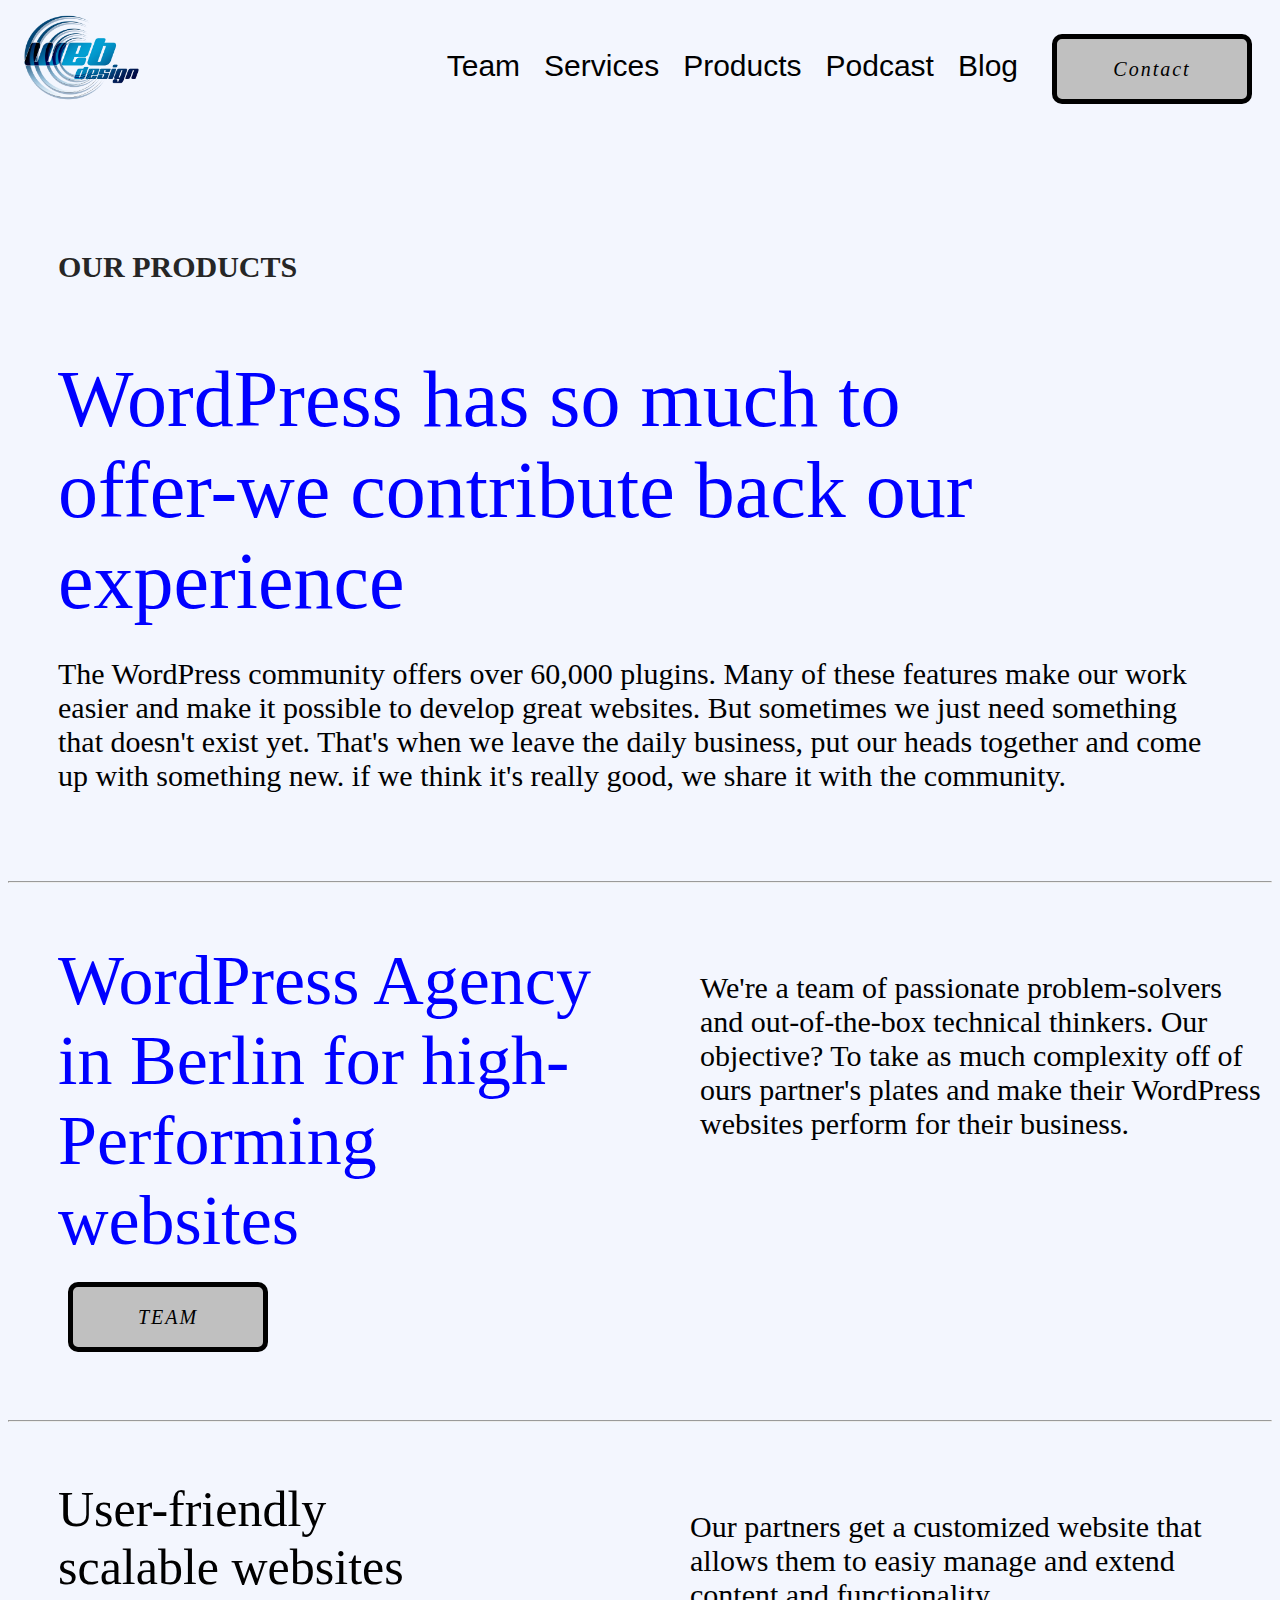
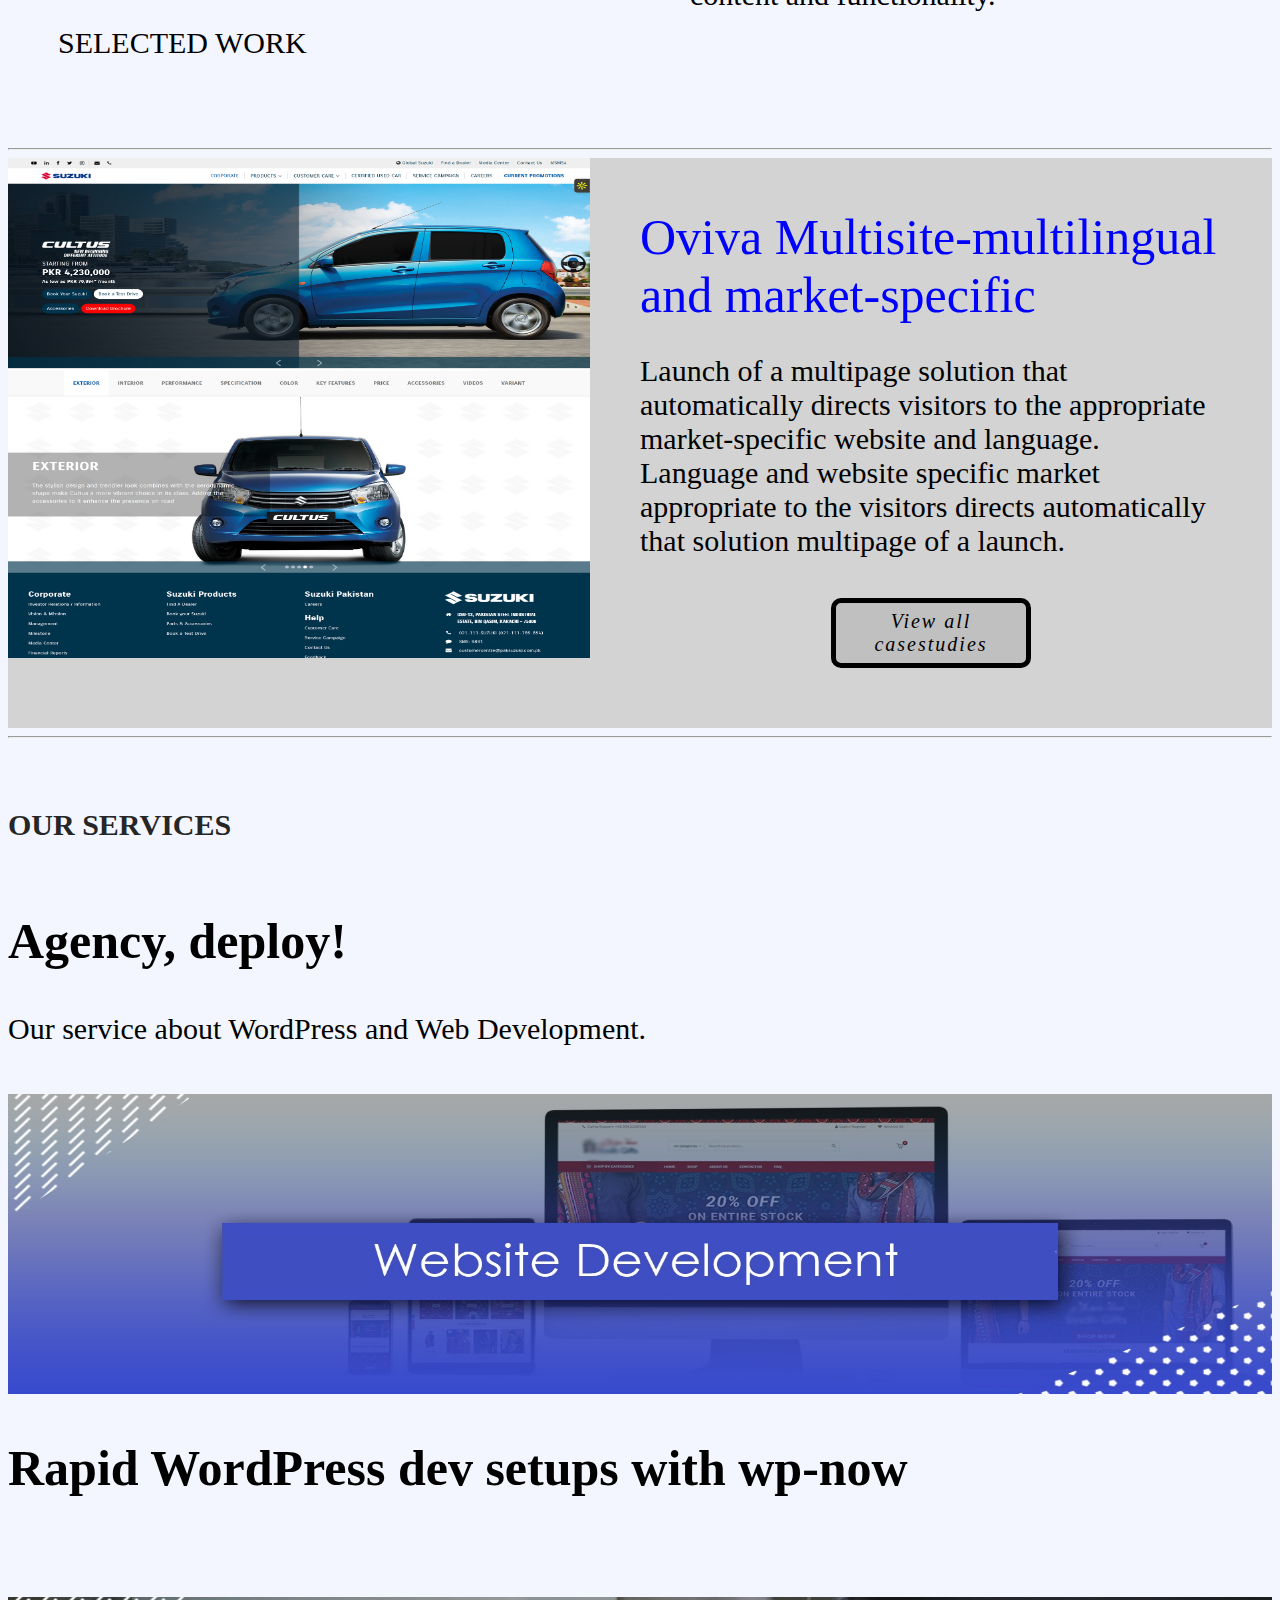
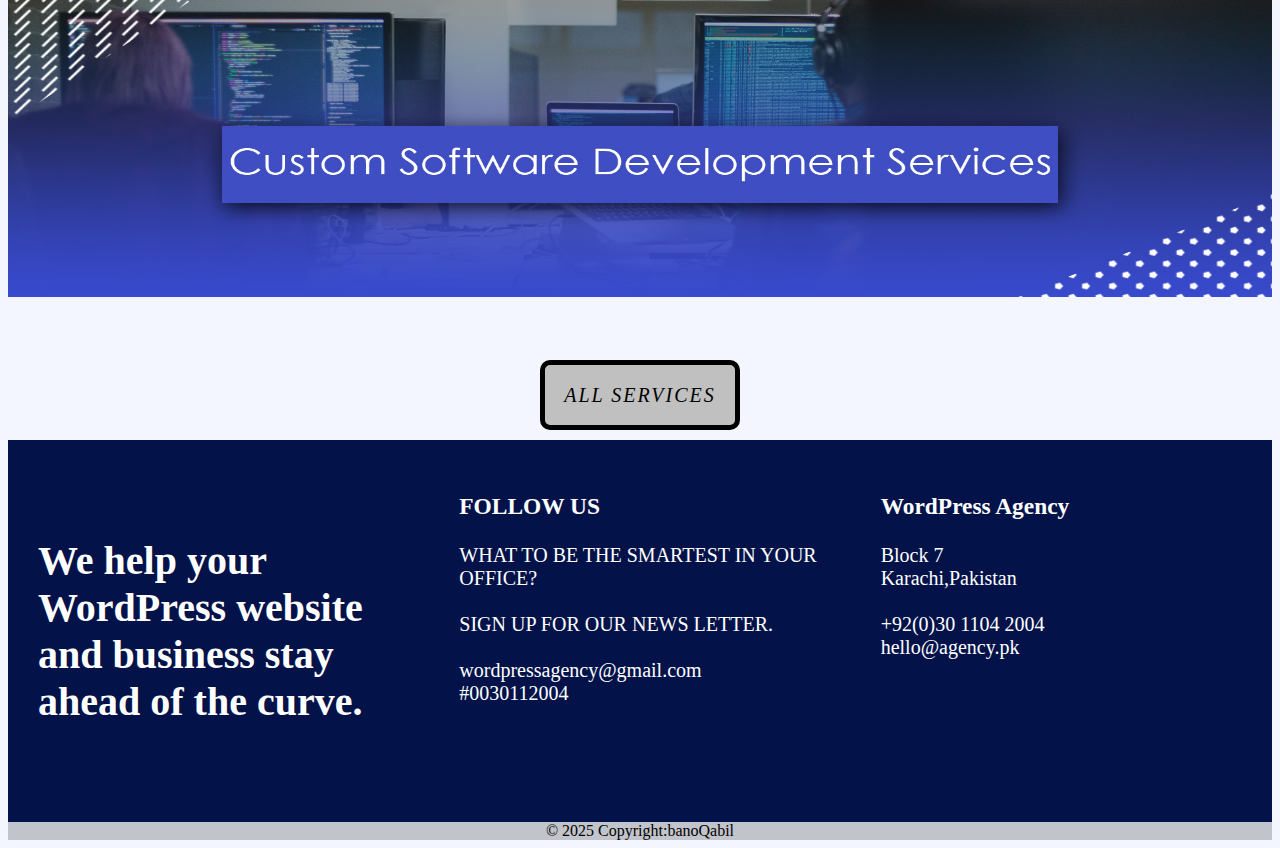
<file: home/product.html>
<!DOCTYPE html>
<html>
<head>
<link rel="stylesheet" href="style/product.css">
<title>PRODUCTS</title>
</head>
<body>
<div id="header">
<div class="menu">
<div class="logo"><img src=images/logo.png alt=logo height=100px></div>
<div class="navbar">
<ul>
<a href="team.html"><li>Team</a></li>
<a href="service.html"><li>Services</a></li>
<a href="product.html"><li>Products</a></li>
<a href="podcast.html"><li>Podcast</a></li>
<a href="blog.html"><li>Blog</a></li>
<li><button><a href="contact.html">Contact</a></button></li>
</ul></div>
</div></div>
<div id="section">
<h6>OUR PRODUCTS</h6>
WordPress has so much to<br>offer-we contribute back our<br>experience<p>The WordPress community offers over 60,000 plugins. Many of these features make our work easier and make it possible to develop great websites. But sometimes we just need something that doesn't exist yet. That's when we leave the daily business, put our heads together and come up with something new. if we think it's really good, we share it with the community.</p>
</div><hr>
<div id="box">
<div class="box1">WordPress Agency<br>in Berlin for high-<br>Performing websites<br><button><a href="team.html">TEAM</a></button></div>
<div class="box2"><p>We're a team of passionate problem-solvers and out-of-the-box technical thinkers. Our objective? To take as much complexity off of ours partner's plates and make their WordPress websites perform for their business.</p></div>
</div><hr>
<div id="main">
<div class="main1">User-friendly<br>scalable websites<br><p><a href="team.html">SELECTED WORK</a></p></div>
<div class="main2"><p>Our partners get a customized website that allows them to easiy manage and extend content and functionality.</p></div>
</div><hr>
<div id="hero">
<div class="hero1"><img src=images/car.png width=100% height=500px></div>
<div class="hero2">Oviva Multisite-multilingual and market-specific<br><p>Launch of a multipage solution that automatically directs visitors to the appropriate market-specific website and language. Language and website specific market appropriate to the visitors directs automatically that solution multipage of a launch.</p>
<center><button><a href="service.html">View all casestudies</a></button></center></div></div>
<hr>
<div id="service">
<div class="service1"><h6>OUR SERVICES</h6><h2>Agency, deploy!</h2><p>Our service about WordPress and Web Development.</p><br><img src=images/web.jpg height=300px width=100%></div>
<div class="service2"><h2>Rapid WordPress dev setups with wp-now<h2><br><img src=images/soft.jpg height=300px width=100%></div><center><button><a href="service.html">ALL SERVICES</a></button></center></div>
</div>
<div id="footer">
<div class="foo"><h5>We help your WordPress website and business stay ahead of the curve.<h5></div>
<div class="foo"><h3>FOLLOW US</h3>WHAT TO BE THE SMARTEST IN YOUR OFFICE?<br><br>SIGN UP FOR OUR NEWS LETTER.<br><br>wordpressagency@gmail.com<br>#0030112004</div>
<div class="foo"><h3>WordPress Agency</h3>Block 7<br>Karachi,Pakistan<br><br>+92(0)30 1104 2004<br>hello@agency.pk</div>
</div>
<center><div class="text-center p-3"style="background-color: rgba(0, 0, 0, 0.2)">© 2025 Copyright:banoQabil</div></center>
</body>
</html>
</file>
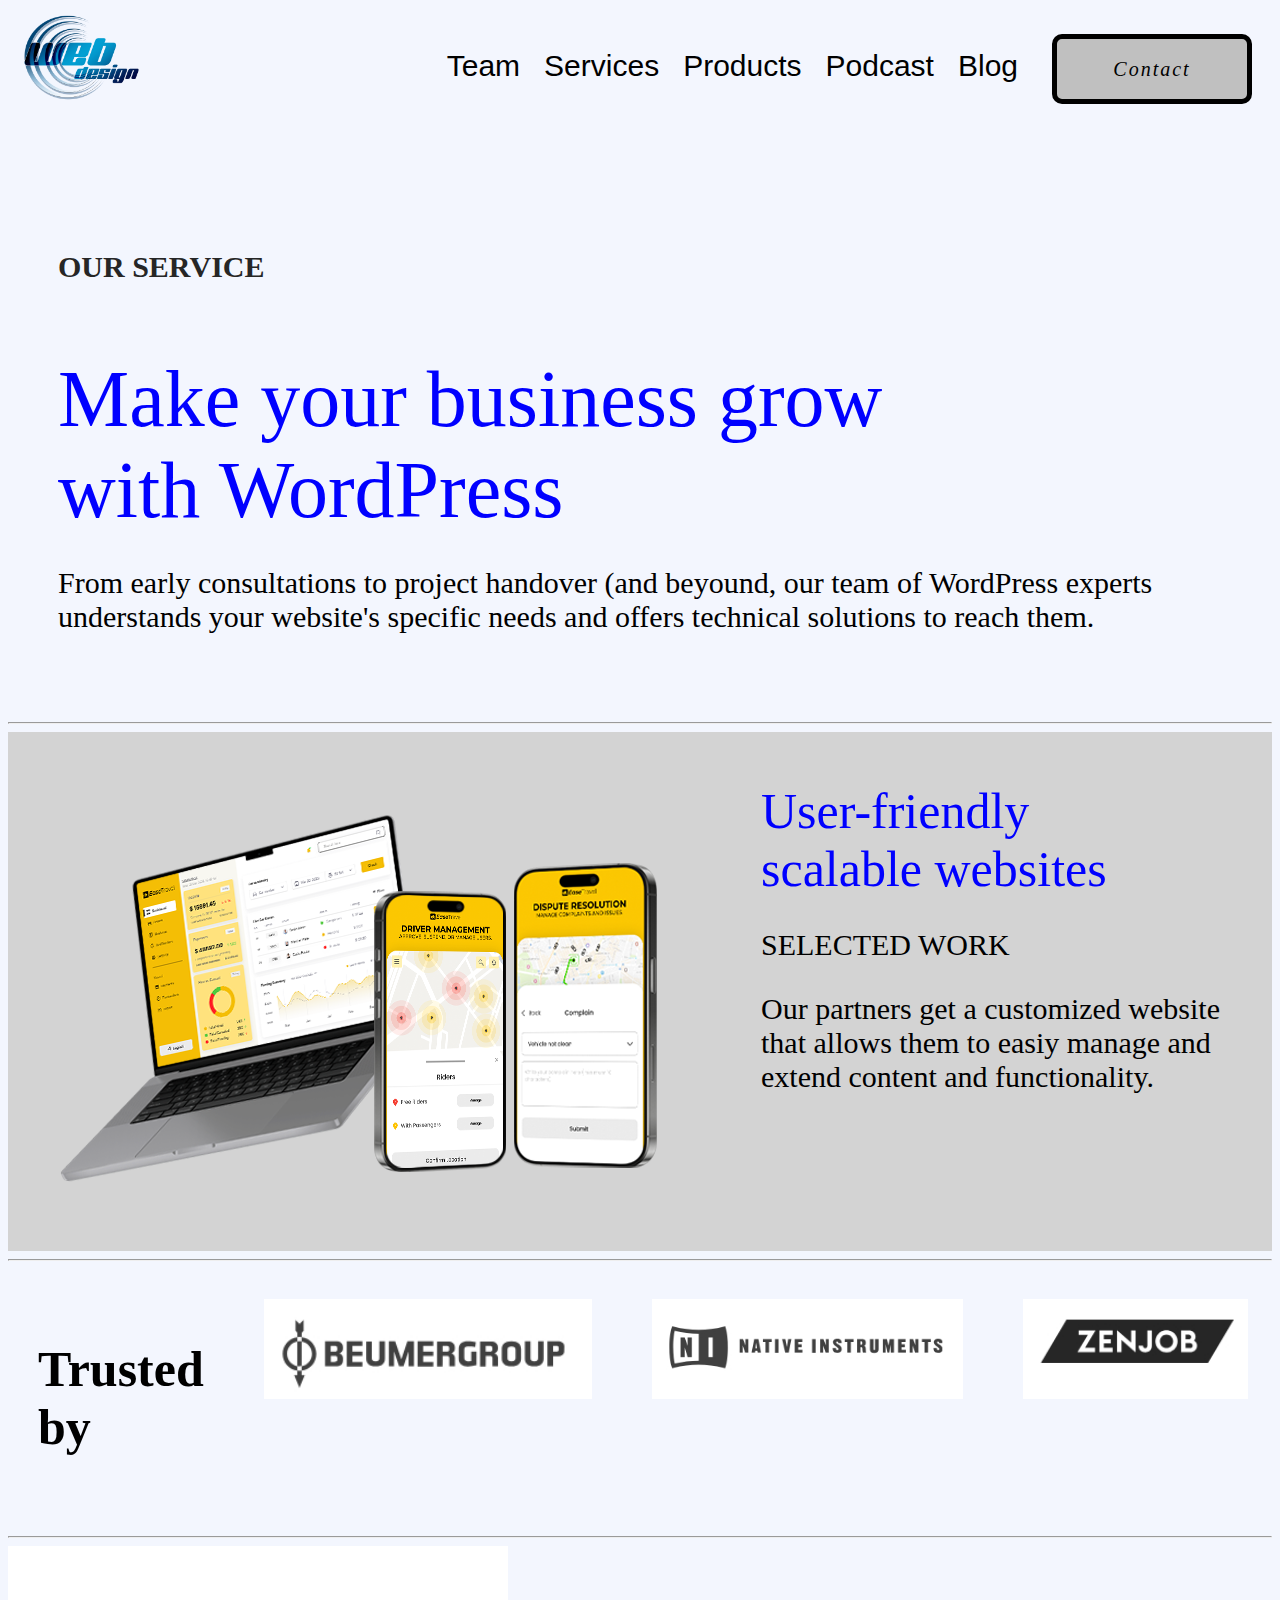
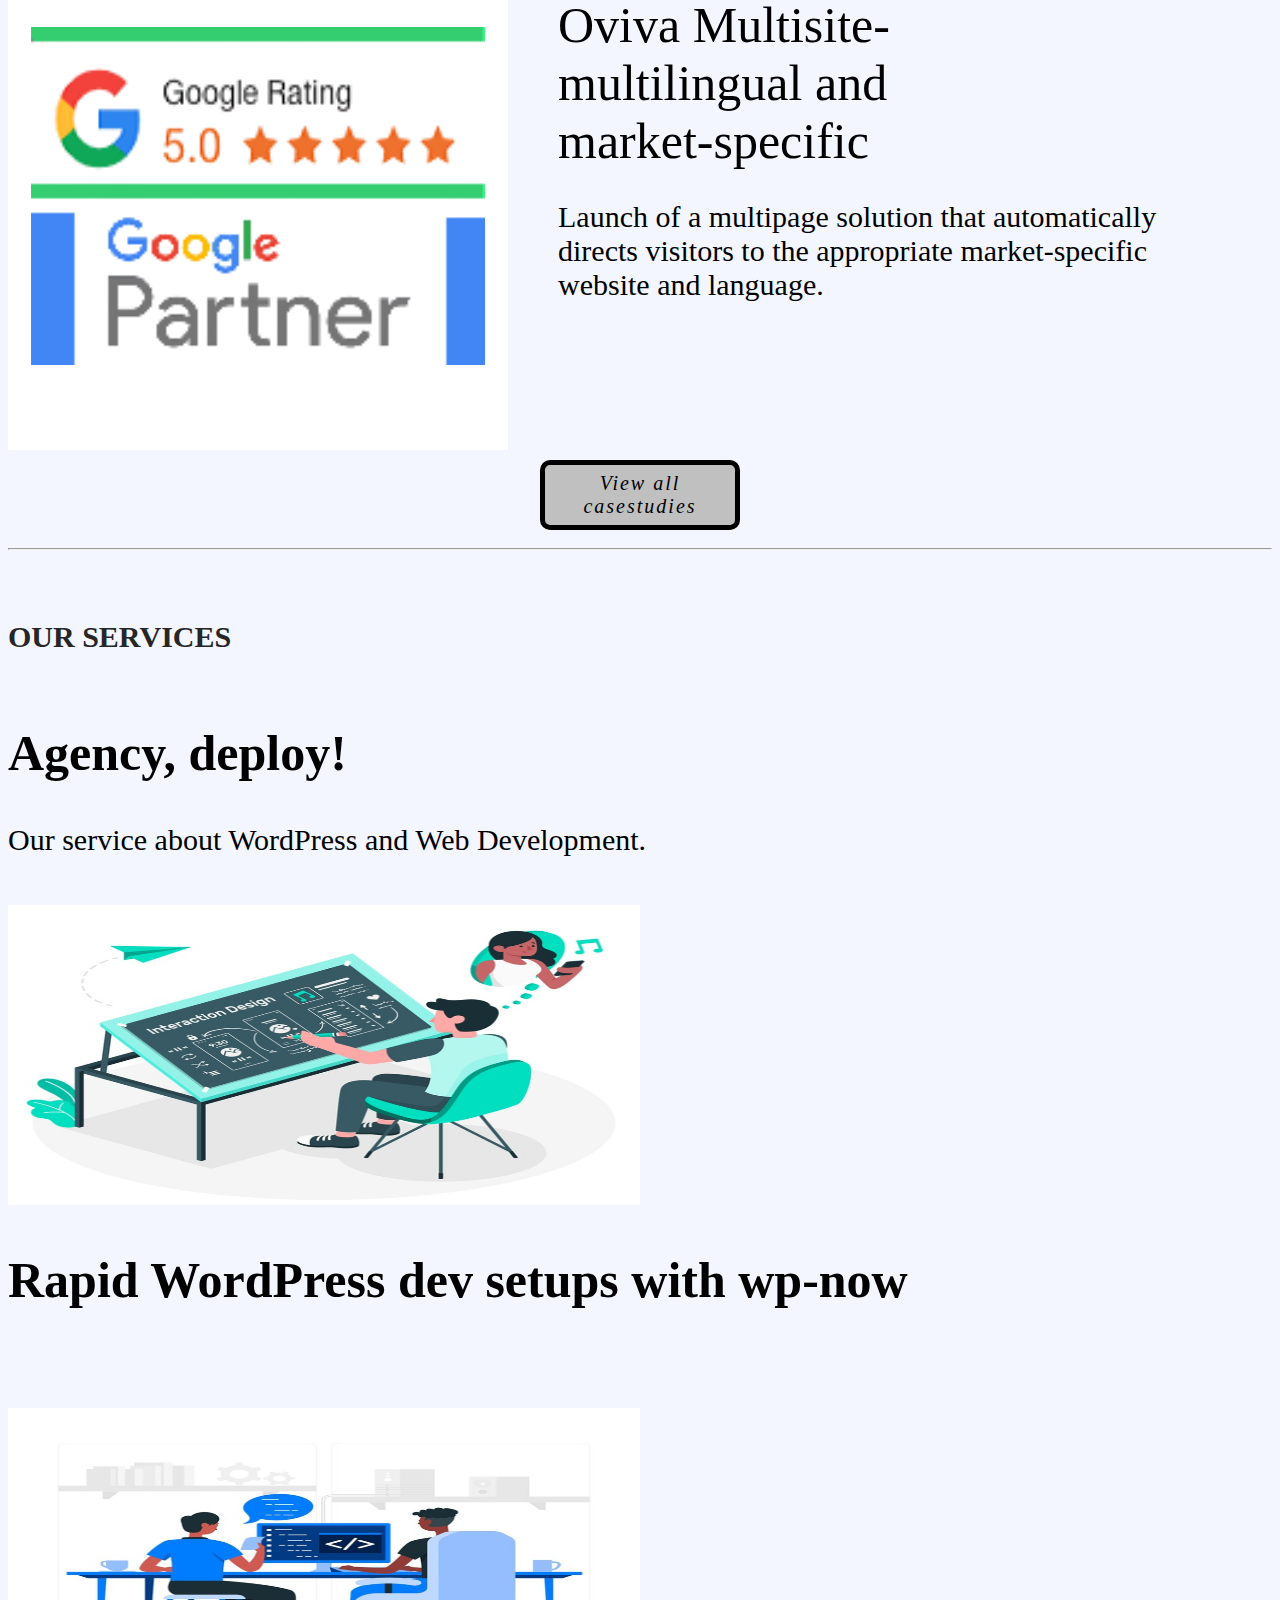
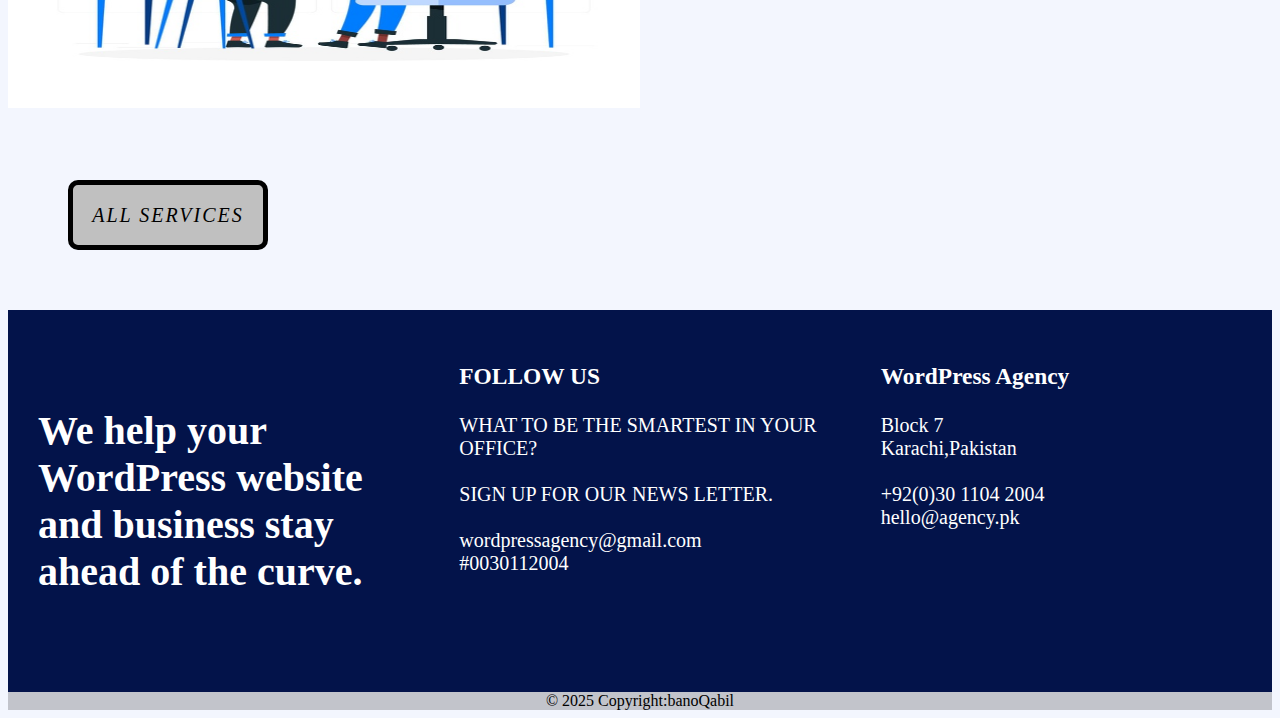
<file: home/service.html>
<!DOCTYPE html>
<html>
<head>
<title>SERVICES</title>
<link rel="stylesheet" href="style/service.css">
</head>
<body>
<div id="header">
<div class="menu">
<div class="logo"><img src=images/logo.png alt=logo height=100px></div>
<div class="navbar">
<ul>
<a href="team.html"><li>Team</a></li>
<a href="service.html"><li>Services</a></li>
<a href="product.html"><li>Products</a></li>
<a href="podcast.html"><li>Podcast</a></li>
<a href="blog.html"><li>Blog</a></li>
<li><button><a href="contact.html">Contact</a></Button></li>
</ul></div>
</div></div>
<div id="section">
<h6>OUR SERVICE</h6>
Make your business grow<br>with WordPress<br><p>From early consultations to project handover (and beyound, our team of WordPress experts understands your website's specific needs and offers technical solutions to reach them.</p>
</div><hr>
<div id="main">
<div class="main1"><img src="images/lapmob.png"></div>
<div class="main2">User-friendly<br>scalable websites<br><p><a href="team.html">SELECTED WORK</a></p><p>Our partners get a customized website that allows them to easiy manage and extend content and functionality.</p></div>
</div><hr>
<div id="trust">
<div class="trust"><h2>Trusted by</h2></div>
<div class="trust"><img src=images/be.jpeg height=100px></div>
<div class="trust"><img src=images/na.jpeg height=100px></div>
<div class="trust"><img src=images/zen.jpeg height=100px></div>
<div class="trust"><img src=images/be.jpeg height=100px></div>
</div><hr>
<div id="hero">
<div class="hero1"><img src=images/google.png></div>
<div class="hero2">Oviva Multisite-<br>multilingual and <br>market-specific<br><p>Launch of a multipage solution that automatically directs visitors to the appropriate market-specific website and language.</p></div></div>
<center><button><a href="service.html">View all casestudies</a></button></center>
<hr>
<div id="service">
<div class="service1"><h6>OUR SERVICES</h6><h2>Agency, deploy!</h2><p>Our service about WordPress and Web Development.</p><br><img src=images/design.jpg height=300px width=50%></div>
<div class="service2"><h2>Rapid WordPress dev setups with wp-now<h2><br><img src=images/table.jpg height=300px width=50%></div>
<div class="service3"><button><a href="service.html">ALL SERVICES</a></button></div>
</div>
<div id="footer">
<div class="foo"><h5>We help your WordPress website and business stay ahead of the curve.<h5></div>
<div class="foo"><h3>FOLLOW US</h3>WHAT TO BE THE SMARTEST IN YOUR OFFICE?<br><br>SIGN UP FOR OUR NEWS LETTER.<br><br>wordpressagency@gmail.com<br>#0030112004</div>
<div class="foo"><h3>WordPress Agency</h3>Block 7<br>Karachi,Pakistan<br><br>+92(0)30 1104 2004<br>hello@agency.pk</div>
</div>
<center><div class="text-center p-3"style="background-color: rgba(0, 0, 0, 0.2)">© 2025 Copyright:banoQabil</div></center>
</body>
</html>
</file>
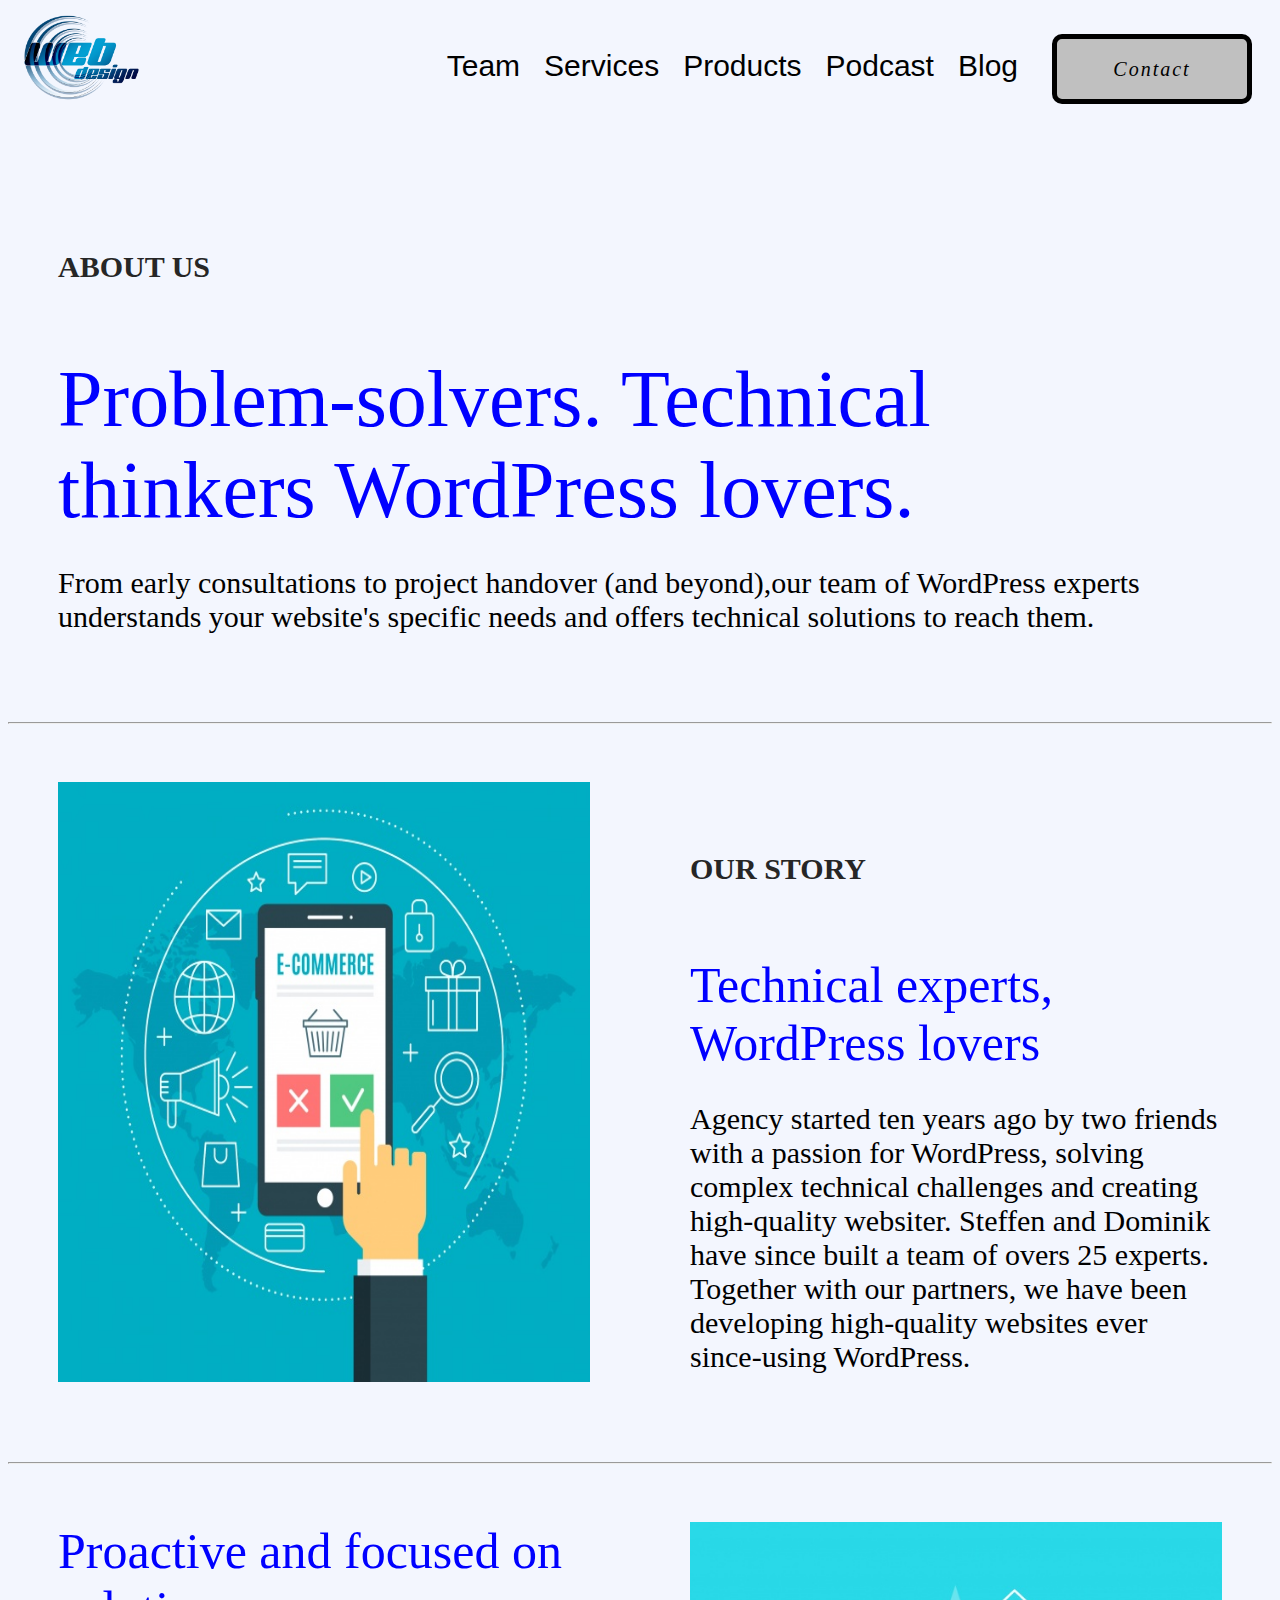
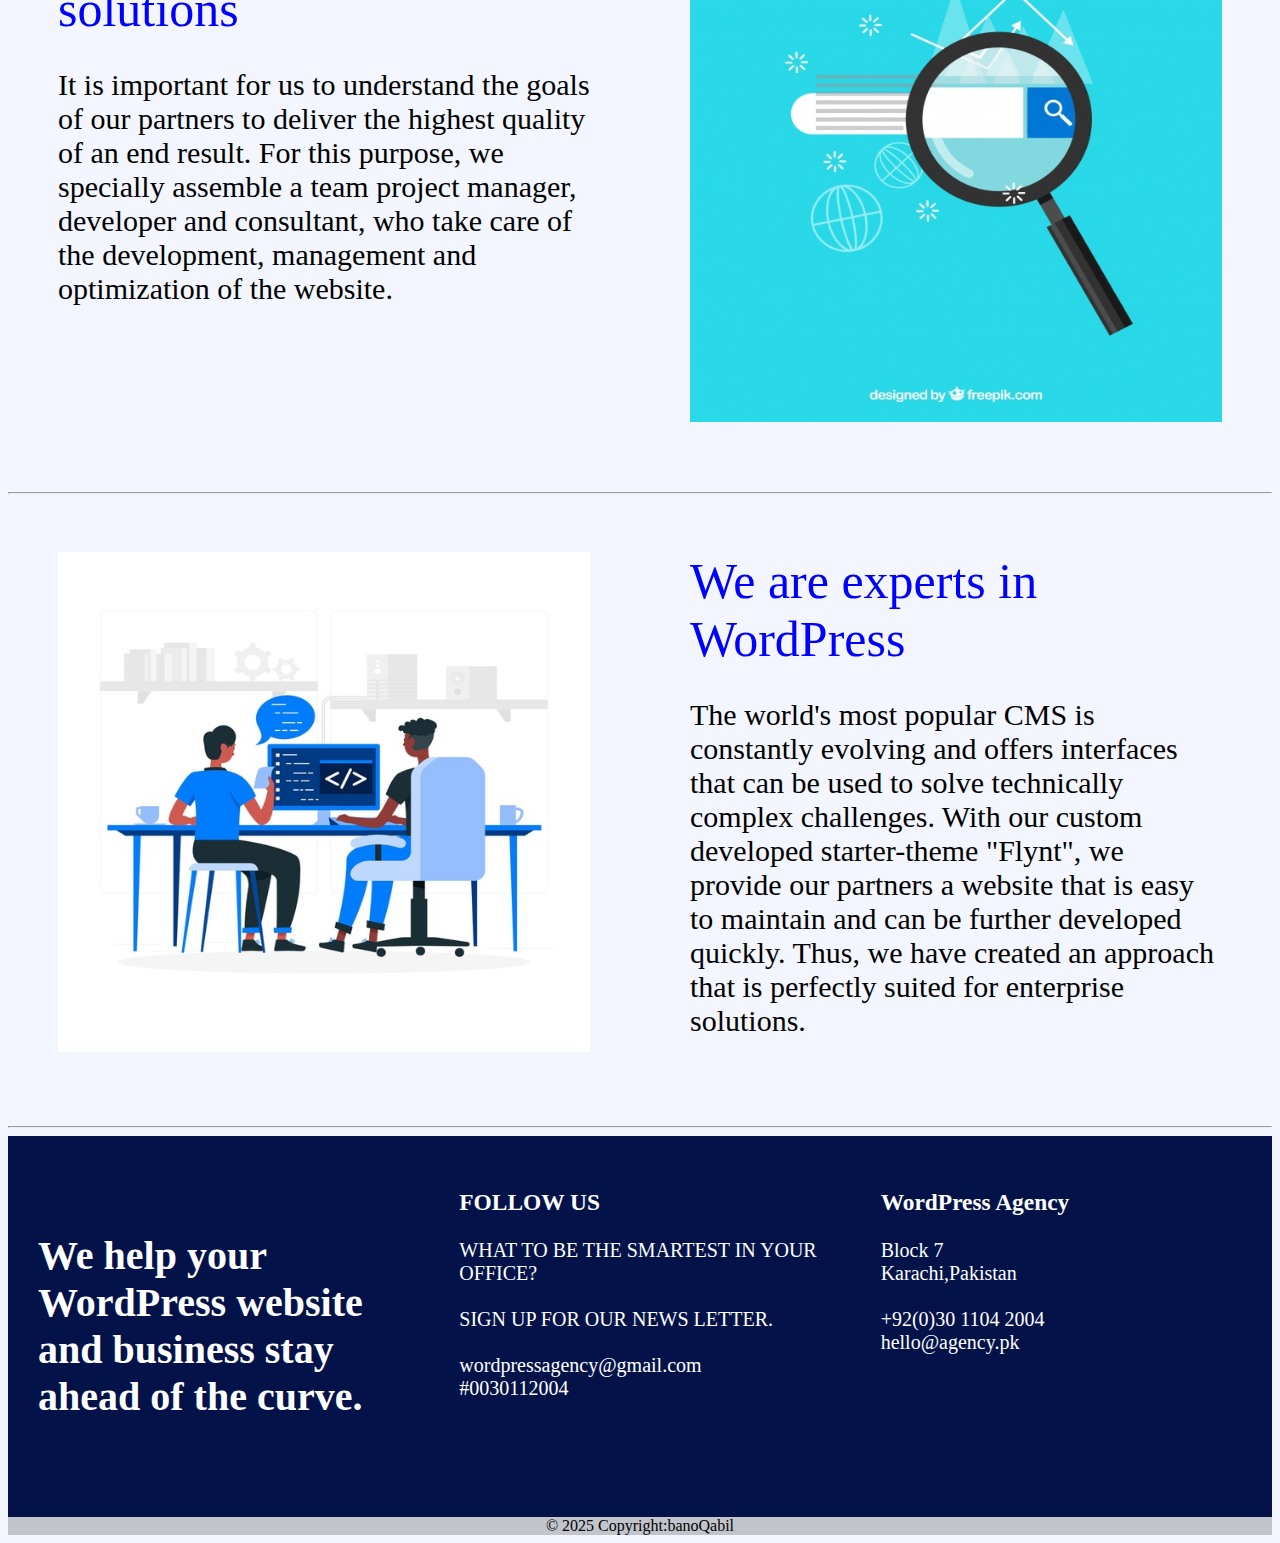
<file: home/team.html>
<!DOCTYPE html>
<html>
<head>
<title>TEAM</title>
<link rel="stylesheet" href="style/team.css">
</head>
<body>
<div id="header">
<div class="menu">
<div class="logo"><img src=images/logo.png alt=logo height=100px></div>
<div class="navbar">
<ul>
<a href="team.html"><li>Team</a></li>
<a href="service.html"><li>Services</a></li>
<a href="product.html"><li>Products</a></li>
<a href="podcast.html"><li>Podcast</a></li>
<a href="blog.html"><li>Blog</a></li>
<li><button><a href="contact.html">Contact</a></button></li>
</ul></div>
</div></div>
<div id="section">
<h6>ABOUT US</h6>Problem-solvers. Technical<br>thinkers WordPress lovers.<br>
<p>From early consultations to project handover (and beyond),our team of WordPress experts understands your website's specific needs and offers technical solutions to reach them.</p></div><hr>
<div id="story">
<div class="story"><img src=images/ecom.png width=100% height=600px;></div>
<div class="story">
<h6>OUR STORY</h6>Technical experts,<br>WordPress lovers<br><p>Agency started ten years ago by two friends with a passion for WordPress, solving complex technical challenges and creating high-quality websiter. Steffen and Dominik have since built a team of overs 25 experts. Together with our partners, we have been developing high-quality websites ever since-using WordPress.</p></div>
</div><hr>
<div id="hero">
<div class="hero">Proactive and focused on solutions<br><p>It is important for us to understand the goals of our partners to deliver the highest quality of an end result. For this purpose, we specially assemble a team project manager, developer and consultant, who take care of the development, management and optimization of the website.</p></div>
<div class="hero"><img src=images/search.jpg width=100% height=500px></div>
</div><hr>
<div id="herosection">
<div class="hero"><img src=images/table.jpg width=100% height=500px></div>
<div class="hero">We are experts in WordPress<br><p>The world's most popular CMS is constantly evolving and offers interfaces that can be used to solve technically complex challenges. With our custom developed starter-theme "Flynt", we provide our partners a website that is easy to maintain and can be further developed quickly. Thus, we have created an approach that is perfectly suited for enterprise solutions.</p></div>
</div><hr>
<div id="footer">
<div class="foo"><h5>We help your WordPress website and business stay ahead of the curve.<h5></div>
<div class="foo"><h3>FOLLOW US</h3>WHAT TO BE THE SMARTEST IN YOUR OFFICE?<br><br>SIGN UP FOR OUR NEWS LETTER.<br><br>wordpressagency@gmail.com<br>#0030112004</div>
<div class="foo"><h3>WordPress Agency</h3>Block 7<br>Karachi,Pakistan<br><br>+92(0)30 1104 2004<br>hello@agency.pk</div>
</div>
<center><div class="text-center p-3"style="background-color: rgba(0, 0, 0, 0.2)">© 2025 Copyright:banoQabil</div></center>
</body>
</html>
</file>
<file: home/style/style.css>
body{background-color:#f3f6fe;}
a{color:black;text-decoration:none;}
a:hover{text-decoration:underline;}
.menu{display:flex;}
.navbar{width:100%;
text-align:right;}
ul{color:black;}
li{display:inline;
margin:10px;
font-size:30px;
color:black;
font-family:sans-serif;}
h1{font-size:80px;
color:#262626;}
#section{padding:50px;
background-image:url(../images/banner.jpg);
background-size:cover;
background-position:left;}
button{background-color:silver;width:200px;
height:70px;
font-size:20px;font-style:italic;font-family:fantasy;letter-spacing:0.1em;
color:white;
margin:10px;
border:5px solid black; 
border-radius:10px;}
.btn{width:300px;}
button:hover{background-color:white;}
#herosection{display:flex;}
.trust{margin:30px;}
h2{font-size:50px;}
h6{font-size:20px; color:#262626;}
#main{display:flex; background-color:lightgrey;}
.main1,.main2{width:50%;padding:50px;}
.main2{font-size:50px;color:blue;}
#hero{display:flex;}
.hero1{font-size:50px;padding:50px;}
#box{display:flex;}
.box1,.box2{width:50%;margin-top:50px;}
.box1{margin:50px;font-size:70px;color:blue;}
.box2{margin-top:50px;padding-left:20px;}
p{font-size:30px;color:black;}
#footer{background-color:#03134a;display:flex;
color:#fff;}
.foo,foo,foo{width:33.3%;padding:30px;font-size:20px;}
h5{font-size:40px;}
.hero{padding:50px;width:50%;font-size:50px; color:blue;}
#story{font-size:50px;color:blue;display:flex;}
.story{width:50%;padding:50px;}
.service3{margin-bottom:30px;}






@media (max-width:1000px){

.menu{display:flex;}
li{display:inline;}
.navbar{text-align:left;}
li{font-size:20px;}
h1{font-size:50px;}
#section{padding:20px;}
button{width:30%;}
#herosection{display:inline;}
#trust{display:inline;}
.trust{margin:90px;text-align:center;}
#main{display:inline;}
.main1,.main2{width:100%;padding:20px;}
.hero2{padding:10px;}
#box{display:inline;}
.box1,.box2{width:100%;margin-top:50px;}
.box1{margin:20px;}
.box2{margin-top:50px;padding-left:20px;}
#footer{background-color:lightgrey;color:#262626;display:inline;width:100%;}
#hero{display:inline;}
.hero{padding:10px;width:100%;}
#story{display:inline;}
.story{width:100%;padding:10px;}}
</file>
<file: home/style/contact.css>
* {
    box-sizing: border-box;
    box-sizing: inherit;
    font-family: "Titillium Web", Arial, Helvetica, sans-serif;
}

body {
    overflow-x: hidden;
    margin: 0;
}

.pageWrapper {
    display: flex;
    flex-direction: column;
}

.mainHeader {
    position: absolute;
    width: 100%;
    z-index: 100;
}

header {
    display: block;
    unicode-bidi: isolate;
}

.flyComponent {
    position: relative;
}

.container {
    align-items: center;
    display: flex;
    height: 100%;
    justify-content: space-between;
    max-width: 1420px;
    position: relative;
    transform: translate3d(0, 20px, 0);
    z-index: 2;
    margin: 0 auto;
    padding: 0 150px 0 30px;
    box-sizing: border-box;
}

div.container.centerMaxWidthContainer {
    display: flex;
    margin-left: auto;
    margin-right: auto;
}

.menu {
    align-items: center;
    display: block;
    display: flex;
    list-style: none;
    margin: 0;
    padding: 0 0 0 1.5rem;
    transform: translateY(9px);
    font-size: 15px;
}

a.menu-link--button {
    border: 1px solid #1954ed;
    padding: 13px 25px;
    margin-right: 16px;
    display: flex;
    align-items: center;
    justify-content: center;
    text-align: center;
}

.menu-item {
    margin-bottom: 0;
    padding-left: 1rem;
}

ul .menu-item {
    display: flex;
    list-style: none;
    margin: 0;
    padding: 0;
    color:black;
    font-size: 15px;
}

ul {
    display: block;
    list-style-type: disc;
    margin-block-start: 1em;
    margin-block-end: 1em;
    padding-inline-start: 20px;
    unicode-bidi: isolate;
}

.menu-link {
    background-image: none;
    cursor: pointer;
    display: inline-block;
    padding: 0.1rem 0.001rem;
    text-decoration: none;
    transition: color 0.2s ease-out;
    color: #0f42c4;
    font-size: 15px;
    padding: 5 5;
}

.menu-link-text:hover {
    text-decoration: underline;
}

span .menu-link-text {
    background-repeat: no-repeat;
    background-size: 0 1px;
    transition: 0.3s;
    color: #0f42c4;
    background-size: 100% 1px;
}

li {
    display: list-item;
    unicode-bidi: isolate;
}

a {
    background-repeat: no-repeat;
    background-size: 0 1px;
    text-decoration: none;
    background-color: initial;
    color: #0f42c4;
    margin: 0 1rem;
    padding: 0.5rem 2rem;
    transition: color 0.2s ease-out, 0.2s ease-out;
}


/* main */
div {
    display: block;
    unicode-bidi: isolate;
}

.mainContent {
    flex: 1 0 auto;
}

.page-layout {
    display: block;
    unicode-bidi: isolate;
}

.box {
    align-items: flex-start;
    flex-direction: row;
    justify-content: space-between;

}

.box--imageLeft {
    flex-direction: row;
}

.box-inner {
    width: 100%;
    margin-top: 0;
    padding-top: 0;
    display: flex;
}

.box-inner--content {
    width: 100%;
    display: flex;
    flex-direction: row;
    position: relative;
    align-items: center;
    justify-content: space-between;
    gap: 15rem;
}

.box-inner--image {
    padding-top: 100px;
    width: 90%;
    padding-left: 10px;
}

.box-inner--image img {
    width: 100%;
    margin-left: 100px;
    height: auto;
    display: block;
    margin-top: 50px;
}

img {
    height: auto;
    object-fit: contain;
    opacity: 1;
    align-items: flex-start;
    overflow: clip;
    margin-top: 10px;
}

p {
    display: block;
    margin-block-start: 1em;
    margin-block-end: 1em;
    margin-inline-start: 0px;
    margin-inline-end: 0px;
    unicode-bidi: isolate;
    margin: 0 0 20px;
    font-weight: 500;
    font-size: 1.2rem;
}

.subline {
    margin: 0 0 0.5rem 0;
    text-transform: uppercase;
    font-size: 1rem;
    line-height: 1.5;
}

.textBrand {
    color: #28d1b4;
    font-weight: 600;
    font-size: 0.9rem;
    margin: 0;
    padding: 0;
    display: inline-block;
}

h1 {
    font-size: 3.21rem;
    line-height: 1.06;
    color: #1954ed;
    font-weight: 400;
    display: flex;
    margin-inline-start: 0px;
    margin-inline-end: 0px;
}

.content-text {
    flex: 1;
    padding-left: 5rem;
}

.content-text h1 {
    margin: 0 0 1rem 0;
}

.content-text p {
    margin: 0;
}

.content-image img {
    max-width: 250px;
    height: auto;
}

.newsletter-form {
    margin: 0 auto;
    padding: 40px 20px;
    background-color: #f3f6fe;
    font-family: 'Titillium Web', Arial, sans-serif;
    color: #262626;
}

.newsletter-form h2 {
    font-weight: 400;
    font-size: 50px;
    margin-bottom: 10px;
    margin-left: 8rem;
    color: #1954ed;
    border-top: 2px solid #dce5fd;
}

.newsletter-form p {
    line-height: 1.5;
    margin-bottom: 20px;
    font-size: larger;
    font-weight: 400;
    margin-left: 8rem;
}

.newsletter-form form {
    display: flex;
    flex-direction: column;
    gap: 0px;
}

.form-row {
    display: flex;
    gap: 40px;
    /* bigger gap between inputs */
    margin-bottom: 20px;
}

.form-group {
    flex: 1;
    display: flex;
    flex-direction: column;
}

.form-group.full-width {
    flex: 100%;
}

.form-group label {
    margin-bottom: 6px;
    font-weight: 600;
    color: #1954ed;
}

.form-group input,
.form-group textarea {
    padding: 12px;
    border: 1px solid #dce5fd;
    background-color: #dce5fd;
    font-size: 16px;
    border-radius: 4px;
    width: 100%;
}

form button[type="submit"] {
    width: 100%;
    padding: 14px;
    font-size: 18px;
    border: none;
    background-color: #1954ed;
    color: white;
    cursor: pointer;
    border-radius: 4px;
}

form button[type="submit"]:hover {
    background-color: #0f42c4;
}

.after-form-text h2 {
    font-weight: 400;
    font-size: 50px;
    margin-top: 40px;
    text-align: center;
    color: #1954ed;
}

/* footer */
.footer-main {
    background-color: #03134a;
}

.footer-container {
    max-width: 1420px;
    margin: 0 auto;
    padding: 0 30px;
    display: flex;
    flex-direction: column;
}

.footer-row {
    display: flex;
    justify-content: space-between;
    flex-wrap: wrap;
    gap: 2rem;
}

.footer-logo-col {
    flex: 1 1 300px;
    display: flex;
    flex-direction: column;
    align-items: flex-start;
}

.footer-logo-col img {
    max-width: 150px;
    margin-bottom: 1rem;
    display: block;
}

.footer-desc {
    line-height: 1.5;
    margin-bottom: 1rem;
}

.footer-social {
    display: flex;
    gap: 10px;
    margin-top: 0.5rem;
    padding-left: 0;
}

.footer-social a {
    color: #fff;
    font-size: 1.2rem;
    transition: color 0.3s;
    padding-left: 0;
}

.footer-social a:hover {
    color: #0f42c4;
}

.footer-right-cols {
    display: flex;
    flex: 2 1 700px;
    gap: 2rem;
    justify-content: flex-end;
}

.footer-col {
    display: flex;
    flex-direction: column;
    min-width: 180px;
}

.footer-heading {
    margin-bottom: 0.8rem;
    color: #fff;
    font-weight: 600;
    padding-left: 45px;
}

.footer-list {
    list-style: none;
    padding: 0;
    margin: 0;
}

.footer-list li {
    margin-bottom: 0.5rem;
}

.footer-list li a {
    color: #fff;
    text-decoration: none;
    transition: color 0.3s;
}

.footer-list li a:hover {
    color: #0f42c4;
    text-decoration: underline;
    font-size: 17px;
}

.footer-newsletter .footer-heading {
    padding-left: 0;
}

.footer-newsletter-form {
    display: flex;
    gap: 10px;
    margin-top: 0.5rem;
}

.footer-newsletter-form input {
    flex: 1;
    padding: 10px;
    border-radius: 4px;
    border: none;
    font-size: 1rem;
}

.footer-newsletter-form button {
    padding: 10px 20px;
    border: none;
    background-color: #1954ed;
    color: #fff;
    cursor: pointer;
    border-radius: 4px;
    font-size: 1rem;
}

.footer-newsletter-form button:hover {
    background-color: #0f42c4;
}

.footer-main hr {
    border-color: rgba(255, 255, 255, 0.2);
    margin: 2rem 0;
}

.footer-bottom {
    color: rgba(255, 255, 255, 0.7);
    font-size: 0.9rem;
    text-align: center;
}

@media only screen and (max-width: 1000px) {

    body {
        font-size: 14px;
    }

    .container {
        padding: 0 15px;
        flex-direction: column;
        align-items: center;
    }

    .menu {
        flex-direction: row;
        width: 100%;
        transform: translateY(0);
        padding: 10px 0;
        align-items: center;
        justify-content: center;
    }

    .menu-item {
        padding: 10px 0;
        margin-left: 0;
    }

    a.menu-link--button {
        width: 100%;
        text-align: center;
        margin: 10px 0;
        padding: 10px 20px;
    }

    .box {
        flex-direction: column;
        gap: 2rem;
    }

    .box-inner,
    .box-inner--content,
    .box-inner--image {
        width: 100%;
        padding: 0;
        margin: 0;
    }

    .box-inner--image img {
        margin-left: 0;
        margin-top: 8rem;
        width: 100%;
        max-width: 100%;
    }

    img {
        margin-top: 5rem;
        height: 100px;
    }

    div.content-text {
        flex-direction: row;
        display: flex;
    }

    .listen-row {
        flex-direction: column;
        gap: 1rem;
        padding-left: 0;
    }

    .listen-row h2 {
        font-size: 2rem;
        margin-right: 0;
        padding-left: 0;
    }

    .slider {
        flex-wrap: wrap;
        justify-content: center;
        gap: 1rem;
    }

    .slider-item {
        max-width: 120px;
        display: flex;
        justify-content: center;
        align-items: center;
        padding-left: 5rem;
    }

    .textAccent {
        margin-left: 0;
        margin-top: 1rem;
    }

    .full-width-video {
        width: 100%;
    }

    .full-width-video-wrapper {
        margin-left: 0;
        justify-content: center;
    }

    h1 {
        font-size: 2rem;
    }

    h3,
    h4 {
        font-size: 1.5rem;
        margin-left: 0;
    }

    a {
        padding: 0;
    }

    .podcast-desc p,
    .read a,
    .podcast-meta,
    .podcast-footer a,
    .previous,
    .episodes-number,
    .para p,
    .read-more a,
    .released {
        margin-left: 0;
    }

    .podcast {
        flex-direction: column;
        grid-template-columns: 1fr;
        gap: 1rem;
    }

    .podcast-content {
        width: 100%;
    }

    .video-green iframe {
        margin-left: 0;
    }

    /* form */

    .newsletter-form {
        padding: 20px 15px;
    }

    .newsletter-form h2 {
        font-size: 2rem;
        margin-left: 0;
        border-top: 1px solid #dce5fd;
    }

    .newsletter-form p {
        margin-left: 0;
    }

    .newsletter-form input[type="email"],
    .newsletter-form input[type="text"],
    .newsletter-form input[type="submit"] {
        width: 100%;
        margin-left: 0;
    }

    .newsletter-form label.privacy {
        margin-left: 0;
    }

    .footer-container {
        padding: 0 15px;
    }

    .footer-right-cols {
        flex-direction: column;
        gap: 1rem;
    }

    .footer-heading {
        padding-left: 0;
    }

    .footer-newsletter-form {
        flex-direction: column;
    }

    .content-text {
        padding-left: 0;
        text-align: center;
    }

    .box-inner--content {
        flex-direction: column;
        align-items: center;
        justify-content: center;
        gap: 10px;
        padding: 0;
        margin-top: 9rem;
        display: block;
    }

}
</file>
<file: home/style/podcast.css>
* {
	box-sizing: border-box;
	box-sizing: inherit;
	font-family: "Titillium Web", Arial, Helvetica, sans-serif;
}

body {
	overflow-x: hidden;
	margin: 0;
}

.pageWrapper {
	display: flex;
	flex-direction: column;
}

.mainHeader {
	position: absolute;
	width: 100%;
	z-index: 100;
}

header {
	display: block;
	unicode-bidi: isolate;
}

.flyComponent {
	position: relative;
}

.container {
	align-items: center;
	display: flex;
	height: 100%;
	justify-content: space-between;
	max-width: 1420px;
	position: relative;
	transform: translate3d(0, 20px, 0);
	z-index: 2;
	margin: 0 auto;
	padding: 0 150px 0 30px;
	box-sizing: border-box;
}

div.container.centerMaxWidthContainer {
	display: flex;
	margin-left: auto;
	margin-right: auto;
}

.menu {
	align-items: center;
	display: block;
	display: flex;
	list-style: none;
	margin: 0;
	padding: 0 0 0 1.5rem;
	transform: translateY(9px);
	font-size: 15px;
}

a.menu-link--button {
	border: 1px solid #1954ed;
	padding: 13px 25px;
	margin-right: 16px;
	display: flex;
	align-items: center;
	justify-content: center;
	text-align: center;
}

.menu-item {
	margin-bottom: 0;
	padding-left: 1rem;
}

ul .menu-item {
	display: flex;
	list-style: none;
	margin: 0;
	padding: 0;
	color: #0f42c4;
	font-size: 15px;
}

ul {
	display: block;
	list-style-type: disc;
	margin-block-start: 1em;
	margin-block-end: 1em;
	padding-inline-start: 20px;
	unicode-bidi: isolate;
}

.menu-link {
	background-image: none;
	cursor: pointer;
	display: inline-block;
	padding: 0.1rem 0.001rem;
	text-decoration: none;
	transition: color 0.2s ease-out;
	color: #0f42c4;
	font-size: 15px;
	padding: 5 5;
}

.menu-link-text:hover {
	text-decoration: underline;
}

span .menu-link-text {
	background-repeat: no-repeat;
	background-size: 0 1px;
	transition: 0.3s;
	color: #0f42c4;
	background-size: 100% 1px;
}

li {
	display: list-item;
	unicode-bidi: isolate;
}

a {
	background-repeat: no-repeat;
	background-size: 0 1px;
	text-decoration: none;
	background-color: initial;
	color: #0f42c4;
	margin: 0 1rem;
	padding: 0.5rem 2rem;
	transition: color 0.2s ease-out, 0.2s ease-out;
}

/* main */
div {
	display: block;
	unicode-bidi: isolate;
}

.mainContent {
	flex: 1 0 auto;
}

.page-layout {
	display: block;
	unicode-bidi: isolate;
}

.box {
	align-items: flex-end;
	display: flex;
	justify-content: space-between;
	gap: 14rem;
}

.box--imageLeft {
	flex-direction: row;
}

.box-inner {
	width: 50%;
	margin-top: 0;
	padding-top: 0;
	align-items: center;
	justify-content: left;
}

.box-inner--content {
	width: 45%;
	padding: 0;
	display: flex;
	flex-direction: column;
	top: 0;
	justify-content: center;
}

.box-inner--image {
	padding-top: 100px;
	width: 60%;
	padding-left: 0px;
}

.box-inner--image img {
	width: 110%;
	max-width: none;
	margin-left: 100px;
	margin-bottom: 5rem;
	height: auto;
	display: block;
	padding: 0;
	margin-top: 50px;
	height: auto;
	display: block;
}

.box-inner--content {
	padding: 0;
	position: relative;
	top: -40px;
}

.box-inner--content p {
	margin: 0.3rem 0;
	line-height: 1.4;
}

img {
	max-width: 100%;
	height: auto;
	object-fit: contain;
	opacity: 1;
	align-items: flex-start;
	overflow: clip;
}

hr,
img {
	display: block;
}

.seigfried {
	align-items: start;
	justify-content: left;
	text-align: left;
	margin-left: 0px;
	gap: 0;
	flex-direction: column;

}

.subline {
	font-size: 1rem;
	line-height: 1.5;
	margin-bottom: 1rem;
	text-transform: uppercase;
}

p {
	display: block;
	margin-block-start: 1em;
	margin-block-end: 1em;
	margin-inline-start: 0px;
	margin-inline-end: 0px;
	unicode-bidi: isolate;
	margin: 0 0 2px;
	font-weight: 300;
}

.textBrand {
	color: #28d1b4;
	font-weight: 550;
	font-size: 12px;
	margin: 0px 0px 12px;
	padding: 1px;
}

h1 {
	font-size: 3rem;
	margin-bottom: 2rem;
	line-height: 1.06;
	color: #262626;
	font-weight: 400;
	margin: 0.67em 0;
	display: flex;
	margin-inline-start: 0px;
	margin-inline-end: 0px;
	margin: 0 0 10px;
}

/* listen */
.listen-row {
	display: flex;
	align-items: center;
	gap: 2rem;
	padding-left: 30px;
}

.listen-row h2 {
	margin: 0;
	font-size: 3rem;
	font-weight: 500;
	display: flex;
	align-items: center;
	margin-right: 100px;
	color: #262626;
	padding-left: 100px;
}

.slider {
	display: flex;
	align-items: center;
	gap: 2.5rem;
}

.slider-item {
	display: inline-block;
	display: flex;
	align-items: center;
	justify-content: center;
	height: auto;
	max-width: 150px;
}

.slider-item img {
	display: block;
	cursor: pointer;
	width: 150px;
	height: auto;
}

.slider-item img:hover {
	transform: scale(1.05);
}

/* video */
.themeLight {
	background-color: #f3f6fe;
}

.preContent {
	font-size: 2rem;
	line-height: 1.34;
	display: flex;
	flex-wrap: wrap;
	width: 100%;
	margin-bottom: 0;
	max-width: 1400px;
}

.textAccent {
	color: #1954ed;
	font-weight: 400;
	margin-left: 11rem;
	margin-bottom: 0;
}

.full-width-video {
	position: relative;
	width: 70vw;
	/* full viewport width */
	height: 0;
	padding-bottom: 56.25%;
	margin: auto;
}

.full-width-video iframe {
	position: absolute;
	top: 0;
	left: 0;
	width: 100%;
	height: 100%;
	border: 0;
}

.full-width-video-wrapper {
	display: flex;
	justify-content: center;
	margin: 2rem 0;
	margin-left: 100px;
	width: 100%;
}

/* read more */
h3,
h4 {
	font-size: 2rem;
	line-height: 1.25;
	margin-left: 11rem;
	font-weight: 400;
	color: #262626;
}

.podcast-desc p {
	margin-left: 11rem;
	font-weight: 400;
}

.read a {
	text-transform: uppercase;
	font-weight: 600;
	color: rgba(25, 84, 237, 1);
	margin-left: 9rem;
	font-size: small;
}

.read a:hover {
	text-decoration: #082caf underline;
}

.podcast-meta {
	font-weight: 600;
	font-size: x-small;
	display: flex;
	margin-left: 11rem;
	margin-top: 1rem;
	margin-bottom: 1rem;
}

.podcast-footer a {
	text-transform: uppercase;
	font-weight: 600;
	color: rgba(25, 84, 237, 1);
	margin-left: 9rem;
	margin-top: 1rem;
	font-size: small;
}

.podcast-footer a:hover {
	text-decoration: #082caf underline;
}

/* podcast */
.previous {
	font-weight: 400;
	color: #262626;
	margin-left: 7rem;
}

.episodes-number {
	margin-left: 7.2rem;
	font-size: small;
	font-weight: 600;
}

h4 {
	margin-left: 0;
}

.para p {
	margin-left: 0;
}

.read-more a {
	margin-left: 0;
	padding-left: 0;
	text-align: left;
}

.released {
	margin-left: 0;
}

.footer a {
	margin-left: 0;
	padding-left: 0;
	text-align: left;
}



.podcast {
	grid-template-columns: 420px 1fr;
	--item-space: 3rem;
	border-bottom: 1px solid hsla(0, 0%, 44%, 0.2);
	margin-bottom: 3rem;
	padding-bottom: 3rem;
	display: inline-block;
	align-items: flex-start;
}

.podcast-content {
	display: inline-block;
	flex: 1;
}

.listPodcasts {
	display: inline-block;
	list-style: none;
	margin: 0;
	padding: 0;

}

.list-Podcasts li.podcast {
	display: flex;
}

.video-green iframe {
	display: flex;
	margin-left: 4.8rem;
	padding-top: 0;
}

.video-player {
	height: 0;
	padding-bottom: 56.25%;
	position: absolute;
	top: 0;
	width: 100%;
	z-index: 10;
}

.container-small {
	max-width: 1200px;
	gap: 5rem;
}

.iframe {
	display: flex;
	gap: 1rem;
}

/* form */
.newsletter-form {
	margin: 0 auto;
	padding: 40px 20px;
	background-color: #f3f6fe;
	font-family: 'Titillium Web', Arial, sans-serif;
	color: #262626;

}

.newsletter-form h2 {
	font-weight: 400;
	font-size: 50px;
	margin-bottom: 10px;
	margin-left: 8rem;
	border-top: 2px solid #dce5fd;
}

.newsletter-form p {
	line-height: 1.5;
	margin-bottom: 20px;
	font-size: larger;
	font-weight: 400;
	margin-left: 8rem;
}

.newsletter-form form {
	display: flex;
	flex-direction: column;
	gap: 0px;
}

.newsletter-form input[type="email"],
.newsletter-form input[type="text"] {
	width: 30%;
	height: 50%;
	padding: 20px;
	border: none;
	background-color: #dce5fd;
	margin: auto;
	font-size: 16px;
	display: flex;
	margin-left: 11rem;
	margin-right: 0.025rem;
	margin-bottom: 40px;
	flex-direction: row;
	gap: 0;
	border-bottom: 1px solid #1954ed;
}

.post {
	display: flex;
	gap: 0px;
}

.newsletter-form input[type="checkbox"] {
	width: 18px;
	height: 18px;
	accent-color: #1954ed;
	border: 1px solid #1954ed;
}

.newsletter-form label.privacy {
	font-size: 14px;
	margin-left: 11rem;
	display: inline;
	margin-top: 10px;
	margin-bottom: 15px;
}

.newsletter-form label.privacy a {
	margin: 0;
	padding: 0;
	color: #1954ed
}

.newsletter-form input[type="submit"] {
	color: #0f42c4;
	cursor: pointer;
	display: inline-flex;
	background-color: #f3f6fe;
	font-size: 16px;
	border: 1px solid #1954ed;
	padding: 13px 25px;
	margin-left: 11rem;
	align-items: center;
	justify-content: center;
	text-align: center;
	align-self: flex-start;
}

.newsletter-form input[type="submit"]:hover {
	background-color: #0f42c4;
	color: white;
}

/* footer */
b,
strong {
	font-weight: 700;
	color: #fff;
}

.themeDark {
	background-color: #082caf;
	color: #fff;
}

.themeDark a {
	color: white;
}

.footer-container--1 {
	flex-direction: column;
	font-size: 1.625rem;
	justify-content: space-between;
	line-height: 1.33;
	align-items: flex-end;
}

.menu-footer {
	align-items: flex-start;
	flex-direction: column;
	justify-content: flex-end;
}

.themeDark a {
	color: white;
}

.menu-link-footer {
	position: relative;
}

.socials {
	margin-bottom: 2rem;
	margin-top: 0;
}

/* footer */
.footer-main {
	background-color: #03134a;
}

.footer-container {
	max-width: 1420px;
	margin: 0 auto;
	padding: 0 30px;
	display: flex;
	flex-direction: column;
}

.footer-row {
	display: flex;
	justify-content: space-between;
	flex-wrap: wrap;
	gap: 2rem;
}

.footer-logo-col {
	flex: 1 1 300px;
	display: flex;
	flex-direction: column;
	align-items: flex-start;
}

.footer-logo-col img {
	max-width: 150px;
	margin-bottom: 1rem;
	display: block;
}

.footer-desc {
	line-height: 1.5;
	margin-bottom: 1rem;
}

.footer-social {
	display: flex;
	gap: 10px;
	margin-top: 0.5rem;
	padding-left: 0;
}

.footer-social a {
	color: #fff;
	font-size: 1.2rem;
	transition: color 0.3s;
	padding-left: 0;
}

.footer-social a:hover {
	color: #0f42c4;
}

.footer-right-cols {
	display: flex;
	flex: 2 1 700px;
	gap: 2rem;
	justify-content: flex-end;
}

.footer-col {
	display: flex;
	flex-direction: column;
	min-width: 180px;
}

.footer-heading {
	margin-bottom: 0.8rem;
	color: #fff;
	font-weight: 600;
	padding-left: 45px;
}

.footer-list {
	list-style: none;
	padding: 0;
	margin: 0;
}

.footer-list li {
	margin-bottom: 0.5rem;
}

.footer-list li a {
	color: #fff;
	text-decoration: none;
	transition: color 0.3s;
}

.footer-list li a:hover {
	color: #0f42c4;
	text-decoration: underline;
	font-size: 17px;
}

.footer-newsletter .footer-heading {
	padding-left: 0;
}

.footer-newsletter-form {
	display: flex;
	gap: 10px;
	margin-top: 0.5rem;
}

.footer-newsletter-form input {
	flex: 1;
	padding: 10px;
	border-radius: 4px;
	border: none;
	font-size: 1rem;
}

.footer-newsletter-form button {
	padding: 10px 20px;
	border: none;
	background-color: #1954ed;
	color: #fff;
	cursor: pointer;
	border-radius: 4px;
	font-size: 1rem;
}

.footer-newsletter-form button:hover {
	background-color: #0f42c4;
}

.footer-main hr {
	border-color: rgba(255, 255, 255, 0.2);
	margin: 2rem 0;
}

.footer-bottom {
	color: rgba(255, 255, 255, 0.7);
	font-size: 0.9rem;
	text-align: center;
}

@media only screen and (max-width: 768px) {

	body {
		font-size: 14px;
	}

	.container {
		padding: 0 15px;
		flex-direction: column;
		align-items: center;
	}

	.menu {
		flex-direction: row;
		width: 100%;
		transform: translateY(0);
		padding: 10px 0;
		align-items: center;
		justify-content: center;
	}

	.menu-item {
		padding: 10px 0;
		margin-left: 0;
	}

	a.menu-link--button {
		width: 100%;
		text-align: center;
		margin: 10px 0;
		padding: 10px 20px;
	}

	.box {
		flex-direction: column;
		gap: 2rem;
	}

	.box-inner,
	.box-inner--content,
	.box-inner--image {
		width: 100%;
		padding: 0;
		margin: 0;
	}

	.box-inner--image img {
		margin-left: 0;
		margin-top: 8rem;
		width: 100%;
		max-width: 100%;
	}

	.listen-row {
		flex-direction: column;
		gap: 1rem;
		padding-left: 0;
	}

	.listen-row h2 {
		font-size: 2rem;
		margin-right: 0;
		padding-left: 0;
	}

	.slider {
		flex-wrap: wrap;
		justify-content: center;
		gap: 1rem;
	}

	.slider-item {
		max-width: 120px;
		display: flex;
		justify-content: center;
		align-items: center;
		padding-left: 5rem;
	}

	.textAccent {
		margin-left: 0;
		margin-top: 1rem;
	}

	.full-width-video {
		width: 100%;
	}

	.full-width-video-wrapper {
		margin-left: 0;
		justify-content: center;
	}

	h1 {
		font-size: 2rem;
	}

	h3,
	h4 {
		font-size: 1.5rem;
		margin-left: 0;
	}

	a {
		padding: 0;
	}

	.podcast-desc p,
	.read a,
	.podcast-meta,
	.podcast-footer a,
	.previous,
	.episodes-number,
	.para p,
	.read-more a,
	.released {
		margin-left: 0;
	}

	.podcast {
		flex-direction: column;
		grid-template-columns: 1fr;
		gap: 1rem;
	}

	.podcast-content {
		width: 100%;
	}

	.video-green iframe {
		margin-left: 0;
	}

	/* form */

	.newsletter-form {
		padding: 20px 15px;
	}

	.newsletter-form h2 {
		font-size: 2rem;
		margin-left: 0;
		border-top: 1px solid #dce5fd;
	}

	.newsletter-form p {
		margin-left: 0;
	}

	.newsletter-form input[type="email"],
	.newsletter-form input[type="text"],
	.newsletter-form input[type="submit"] {
		width: 100%;
		margin-left: 0;
	}

	.newsletter-form label.privacy {
		margin-left: 0;
	}

	.footer-container {
		padding: 0 15px;
	}

	.footer-right-cols {
		flex-direction: column;
		gap: 1rem;
	}

	.footer-heading {
		padding-left: 0;
	}

	.footer-newsletter-form {
		flex-direction: column;
	}

}
</file>
<file: home/style/product.css>
body{background-color:#f3f6fe;}
a{color:black;text-decoration:none;}
a:hover{text-decoration:underline;}
button:hover{background-color:white;}
.menu{display:flex;}
.navbar{width:100%;
text-align:right;}
li{display:inline;
margin:10px;
font-size:30px;
font-family:sans-serif;}
h1{font-size:80px;
color:white;}
button{width:200px;
height:70px;
font-size:20px;font-style:italic;font-family:fantasy;letter-spacing:0.1em;
background-color:silver;
border:5px solid black; 
border-radius:10px;
margin:10px;}
h2{font-size:50px;}
h6{font-size:30px; color:#262626;}
h4{color:white;}
#section{font-size:80px;color:blue;padding:50px;}
#main{display:flex;}
.main1,.main2{width:50%;padding:50px;}
.main1{font-size:50px}
#hero{display:flex;background-color:lightgrey;}
.hero1{width:50%}
.hero2{width:50%;font-size:50px;padding:50px;color:blue;}
#box{display:flex;}
.box1,.box2{width:50%;margin-top:50px;}
.box1{margin:50px;font-size:70px;color:blue;}
.box2{margin-top:50px;padding-left:20px;}
p{font-size:30px;color:black;}
.service3{margin:50px;}
#footer{background-color:#03134a;display:flex;
color:#fff;}
.foo,foo,foo{width:33.3%;padding:30px;font-size:20px;}
h5{font-size:40px;}




@media (max-width:900px){
.menu{display:flex;}
li{display:inline;}
.navbar{text-align:left;}
li{font-size:20px;}
h1{font-size:50px;}
button{width:30%;}
#section{font-size:50px;padding:10px;}
#main{display:inline;}
.main1,.main2{width:100%;padding:10px;}
#hero{display:inline;}
.hero1{width:100%;}
.hero2{padding:10px;width:100%;}
#box{display:inline;}
.box1,.box2{width:100%;}
.box1{margin:10px;}
#footer{display:inline;color:#262626;}
</file>
<file: home/style/service.css>
body{background-color:#f3f6fe;}
a{color:black;text-decoration:none;}
a:hover{text-decoration:underline;}
button:hover{background-color:white;}
.menu{display:flex;}
.navbar{width:100%;
text-align:right;}
ul{color:black;}
li{display:inline;
margin:10px;
font-size:30px;
font-family:sans-serif;}
h6{font-size:30px;color:#262626;}
h2{font-size:50px;}
p{font-size:30px;color:black;}
#section{padding:50px;
font-size:80px;
color:blue;} 
button{background-color:silver;font-style:italic;font-family:fantasy;letter-spacing:0.1em;
border:5px solid black; 
border-radius:10px;
font-size:20px;
height:70px;
width:200px;
margin:10px;}
#trust{display:flex;}
.trust{margin:30px;} 
#footer{background-color:#03134a;display:flex;
color:#fff;}
.foo,foo,foo{width:33.3%;padding:30px;font-size:20px;}
h5{font-size:40px;} 
#main{display:flex;background-color:lightgrey;}
.main1,.main2{width:50%;padding:50px;}
.main2{font-size:50px; color:blue;}
#hero{display:flex;}
.hero1{background-color:white;}
.hero2{font-size:50px;padding:50px;}
.service3{margin:50px;}  



@media (max-width:1000px){
.menu{display:flex;}
li{display:inline;}
.navbar{text-align:left;}
li{font-size:20px;}
#section{padding:10px;
font-size:50px;} 
button{width:30%;}
#trust{display:inline;}
.trust{margin:10px;text-align:center;} 
#main{display:inline;}
.main1,.main2{width:100%;padding:10px;}
#hero{display:inline;}
.hero2{padding:10px;}
#footer{display:inline;color:#262626; }
</file>
<file: home/style/team.css>
body{background-color:#f3f6fe;}
a{color:black;text-decoration:none;}
a:hover{text-decoration:underline;}
button:hover{background-color:white;}
.menu{display:flex;}
.navbar{width:100%;text-align:right;}
li{display:inline;
margin:10px;
font-size:30px;
font-family:sans-serif;}
button{width:200px;
height:70px;
background-color:silver;
font-size:20px;font-style:italic;font-family:fantasy;letter-spacing:0.1em;
margin:10px;border:5px solid black; 
border-radius:10px;}
h1{font-size:80px;}
h6{color:#262626;font-size:30px;}
p{font-size:30px; color:black;}
#section{font-size:80px;padding:50px; color:blue;}
#story{font-size:50px;color:blue;display:flex;}
.story{width:50%;padding:50px;}
#hero{display:flex;color:blue;font-size:50px;}
.hero{padding:50px;width:50%;}
#herosection{display:flex; font-size:50px;color:blue;}
#footer{background-color:#03134a;display:flex;
color:#fff;}
.foo,foo,foo{width:33.3%;padding:30px;font-size:20px;}
h5{font-size:40px;}


@media (max-width:900px){
.menu{display:flex;}
li{display:inline;}
.navbar{text-align:left;}
li{font-size:20px;}
button{width:30%;}
h1{font-size:50px;}
#section{font-size:50px;padding:10px;}
#story{display:inline;}
.story{width:100%;padding:10px;}
#hero{display:inline;}
.hero{padding:10px;width:100%;}
#herosection{display:inline;}
#footer{display:inline;color:#262626;}}
</file>
